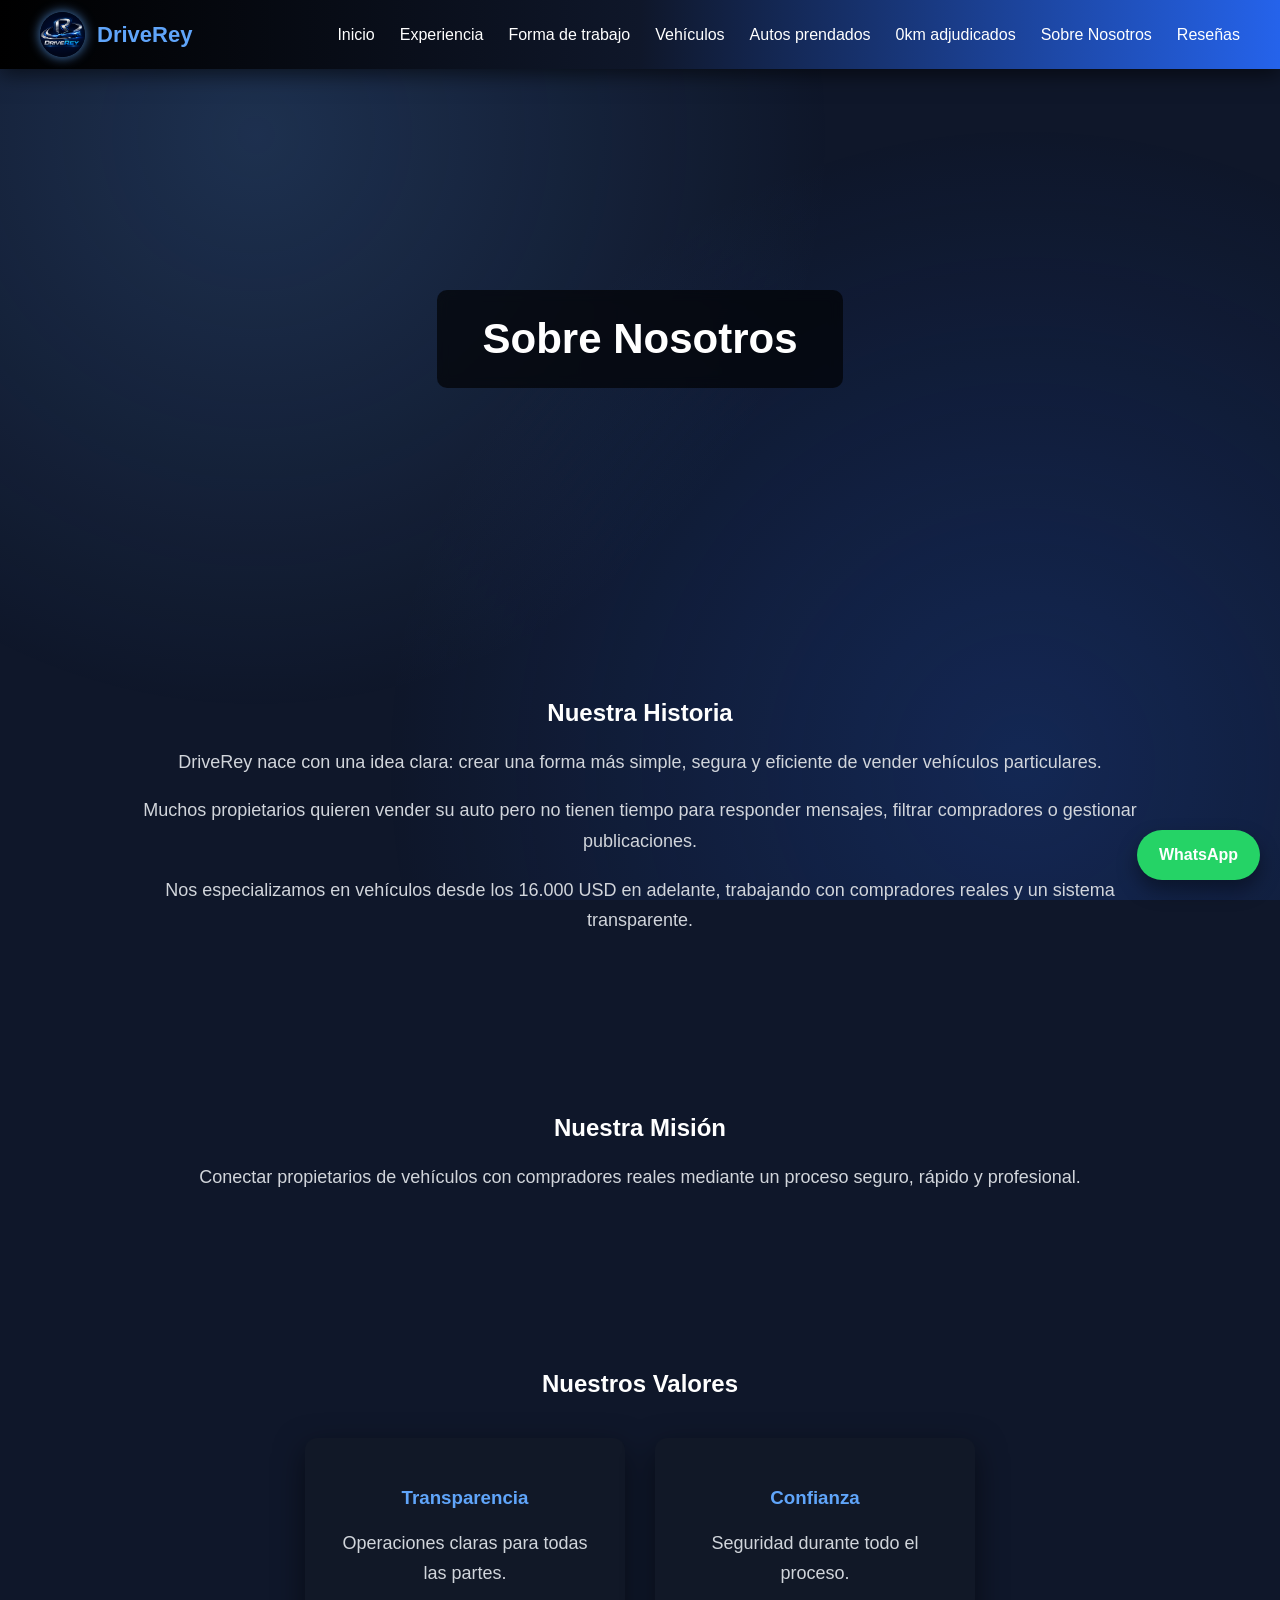
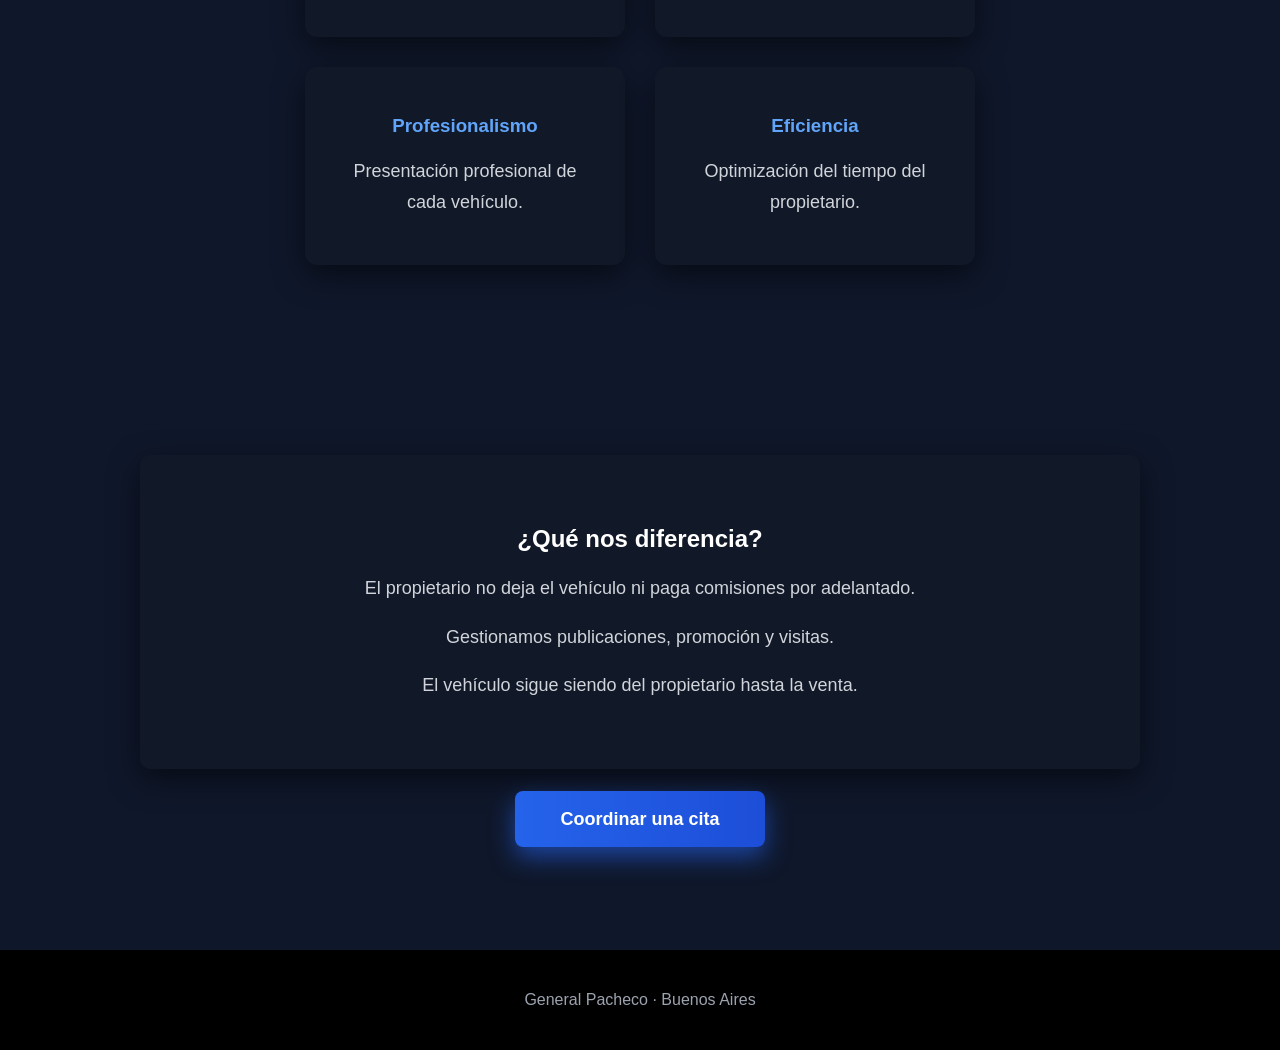
<file: 2sobre-nosotros.html>
<!DOCTYPE html>
<html lang="es">

<head>
<meta charset="UTF-8">
<meta name="viewport" content="width=device-width, initial-scale=1.0">

<title>Sobre Nosotros | DriveRey</title>
<link rel="icon" type="image/x-icon" href="favicon.ico">

<!-- Google Analytics 4 -->
<script async src="https://www.googletagmanager.com/gtag/js?id=G-RSP50Y8H95"></script>
<script>
  window.dataLayer = window.dataLayer || [];
  function gtag(){dataLayer.push(arguments);}
  gtag('js', new Date());
  gtag('config', 'G-RSP50Y8H95');
</script>

<style>
/* ===================== BASE ===================== */
body{
  margin:0;
  font-family:Arial, Helvetica, sans-serif;
  background:#0f172a;
  color:white;
  scroll-behavior:smooth;
}

/* FONDO FIJO CON OVERLAY RADIAL */
body::before{
  content:'';
  position:fixed;
  inset:0;
  background:
    radial-gradient(circle at 20% 15%, rgba(96,165,250,0.18), transparent 45%),
    radial-gradient(circle at 80% 85%, rgba(37,99,235,0.22), transparent 50%);
  z-index:0;
  pointer-events:none;
}

body > *{
  position:relative;
  z-index:1;
}

/* ===================== NAVBAR ===================== */
header{
  background:linear-gradient(90deg,#000000,#0f172a,#2563eb);
  padding:12px 40px;
  display:flex;
  justify-content:center;
  align-items:center;
  position:sticky;
  top:0;
  z-index:1000;
  box-shadow:0 5px 20px rgba(0,0,0,0.6);
}

nav{
  width:100%;
  max-width:1200px;
  display:flex;
  align-items:center;
  justify-content:space-between;
}

/* LOGO */
.logo-area{
  display:flex;
  align-items:center;
  gap:12px;
}

.logo-area img{
  width:45px;
  height:45px;
  border-radius:50%;
  box-shadow:0 0 12px rgba(96,165,250,0.8);
}

.logo-area h1{
  margin:0;
  font-size:22px;
  font-weight:bold;
  color:#60a5fa;
}

/* MENU */
nav ul{
  list-style:none;
  display:flex;
  gap:25px;
  margin:0;
  padding:0;
}

nav a{
  color:white;
  text-decoration:none;
  font-size:16px;
  position:relative;
  transition:0.3s;
}

nav a:hover{
  color:#60a5fa;
}

nav a::after{
  content:'';
  position:absolute;
  width:0%;
  height:2px;
  background:#60a5fa;
  left:0;
  bottom:-5px;
  transition:0.3s;
}

nav a:hover::after{
  width:100%;
}

/* MOBILE TOGGLE */
.menu-toggle{
  display:none;
  font-size:30px;
  cursor:pointer;
}

@media (max-width:768px){
  .menu-toggle{
    display:block;
  }

  nav ul{
    position:absolute;
    top:70px;
    left:0;
    width:100%;
    background:#000;
    flex-direction:column;
    align-items:center;
    display:none;
    padding:20px 0;
  }

  nav ul.active{
    display:flex;
  }

  nav ul li{
    margin:12px 0;
  }
}

/* ===================== HERO ===================== */
.hero{
  height:60vh;
  background-image:url('https://images.unsplash.com/photo-1503376780353-7e6692767b70');
  background-size:cover;
  background-position:center;
  display:flex;
  align-items:center;
  justify-content:center;
  text-align:center;
}

.hero h1{
  font-size:42px;
  background:rgba(0,0,0,0.65);
  padding:25px 45px;
  border-radius:10px;
  backdrop-filter:blur(6px);
}

/* ===================== SECCIONES ===================== */
.section{
  padding:70px 40px;
  max-width:1000px;
  margin:auto;
  text-align:center;
}

.section p{
  line-height:1.7;
  font-size:18px;
  color:#d1d5db;
}

/* VALORES */
.values{
  display:flex;
  flex-wrap:wrap;
  gap:30px;
  justify-content:center;
  margin-top:40px;
}

.value{
  background:#111827;
  padding:30px;
  border-radius:12px;
  width:260px;
  transition:0.3s;
  box-shadow:0 10px 30px rgba(0,0,0,0.5);
}

.value:hover{
  transform:translateY(-8px);
  box-shadow:0 15px 40px rgba(0,0,0,0.7);
}

.value h3{
  color:#60a5fa;
}

/* DIFERENCIA */
.diferencia{
  background:#111827;
  padding:50px 40px;
  margin-top:50px;
  border-radius:10px;
  box-shadow:0 10px 30px rgba(0,0,0,0.5);
}

/* CTA */
.cta{
  margin-top:40px;
}

.cta a{
  background:linear-gradient(90deg,#2563eb,#1d4ed8);
  padding:18px 45px;
  text-decoration:none;
  color:white;
  border-radius:8px;
  font-weight:bold;
  font-size:18px;
  transition:0.3s;
  box-shadow:0 10px 25px rgba(37,99,235,0.6);
}

.cta a:hover{
  transform:scale(1.05);
  box-shadow:0 15px 35px rgba(37,99,235,0.9);
}

/* FOOTER */
footer{
  background:black;
  text-align:center;
  padding:25px;
  margin-top:50px;
  color:#9ca3af;
}

/* ===================== WHATSAPP ===================== */
.whatsapp{
  position:fixed;
  bottom:20px;
  right:20px;
  background:#25D366;
  padding:16px 22px;
  border-radius:50px;
  color:white;
  text-decoration:none;
  font-weight:bold;
  box-shadow:0 10px 20px rgba(0,0,0,0.4);
  transition:0.3s;
  z-index:2000;
}

.whatsapp:hover{
  transform:scale(1.1);
}
</style>

</head>

<body>

<header>
<nav>

  <div class="logo-area">
    <img src="logo.png" alt="DriveRey Logo">
    <h1>DriveRey</h1>
  </div>

  <div class="menu-toggle" onclick="toggleMenu()">☰</div>

  <ul id="menu">
    <li><a href="index.html">Inicio</a></li>
    <li><a href="3experiencia.html">Experiencia</a></li>
    <li><a href="6forma-de-trabajo.html">Forma de trabajo</a></li>
    <li><a href="5vehiculos.html">Vehículos</a></li>
    <li><a href="7autos-prendados.html">Autos prendados</a></li>
    <li><a href="8autos-adjudicados.html">0km adjudicados</a></li>
    <li><a href="2sobre-nosotros.html">Sobre Nosotros</a></li>
    <li><a href="4reseñas.html">Reseñas</a></li>
  </ul>

</nav>
</header>

<section class="hero">
  <h1>Sobre Nosotros</h1>
</section>

<section class="section">
  <h2>Nuestra Historia</h2>
  <p>DriveRey nace con una idea clara: crear una forma más simple, segura y eficiente de vender vehículos particulares.</p>
  <p>Muchos propietarios quieren vender su auto pero no tienen tiempo para responder mensajes, filtrar compradores o gestionar publicaciones.</p>
  <p>Nos especializamos en vehículos desde los 16.000 USD en adelante, trabajando con compradores reales y un sistema transparente.</p>
</section>

<section class="section">
  <h2>Nuestra Misión</h2>
  <p>Conectar propietarios de vehículos con compradores reales mediante un proceso seguro, rápido y profesional.</p>
</section>

<section class="section">
  <h2>Nuestros Valores</h2>
  <div class="values">
    <div class="value"><h3>Transparencia</h3><p>Operaciones claras para todas las partes.</p></div>
    <div class="value"><h3>Confianza</h3><p>Seguridad durante todo el proceso.</p></div>
    <div class="value"><h3>Profesionalismo</h3><p>Presentación profesional de cada vehículo.</p></div>
    <div class="value"><h3>Eficiencia</h3><p>Optimización del tiempo del propietario.</p></div>
  </div>
</section>

<section class="section">
  <div class="diferencia">
    <h2>¿Qué nos diferencia?</h2>
    <p>El propietario no deja el vehículo ni paga comisiones por adelantado.</p>
    <p>Gestionamos publicaciones, promoción y visitas.</p>
    <p>El vehículo sigue siendo del propietario hasta la venta.</p>
  </div>

  <div class="cta">
    <a href="https://wa.me/541123283606?text=Hola,%20quiero%20coordinar%20una%20cita%20con%20DriveRey" onclick="ga4Event('click_whatsapp','CTA Final')" target="_blank">Coordinar una cita</a>
  </div>
</section>

<footer>
  <p>General Pacheco · Buenos Aires</p>
</footer>

<!-- BOTÓN WHATSAPP FIJO -->
<a class="whatsapp" href="https://wa.me/541123283606?text=Hola,%20quiero%20consultar%20sobre%20Sobre%20Nosotros" target="_blank" onclick="ga4Event('click_whatsapp','Botón Fijo')">WhatsApp</a>

<script>
// ===================== TOGGLE MENU MOBILE =====================
function toggleMenu(){
  document.getElementById("menu").classList.toggle("active");
}

// ===================== GA4 EVENT TRACKING =====================
function ga4Event(eventName, label){
  gtag('event', eventName, {
    'page': document.title,
    'content': label
  });
}

// ===================== ANIMACIONES CARDS =====================
document.addEventListener('DOMContentLoaded', () => {
  const cards = document.querySelectorAll('.value');
  const observer = new IntersectionObserver(entries => {
    entries.forEach(entry => {
      if(entry.isIntersecting){
        entry.target.style.transform = 'translateY(0)';
        entry.target.style.opacity = '1';
        observer.unobserve(entry.target);
      }
    });
  }, { threshold: 0.2 });

  cards.forEach(card => {
    card.style.transform = 'translateY(50px)';
    card.style.opacity = '0';
    observer.observe(card);
  });
});
</script>

</body>
</html>
</file>
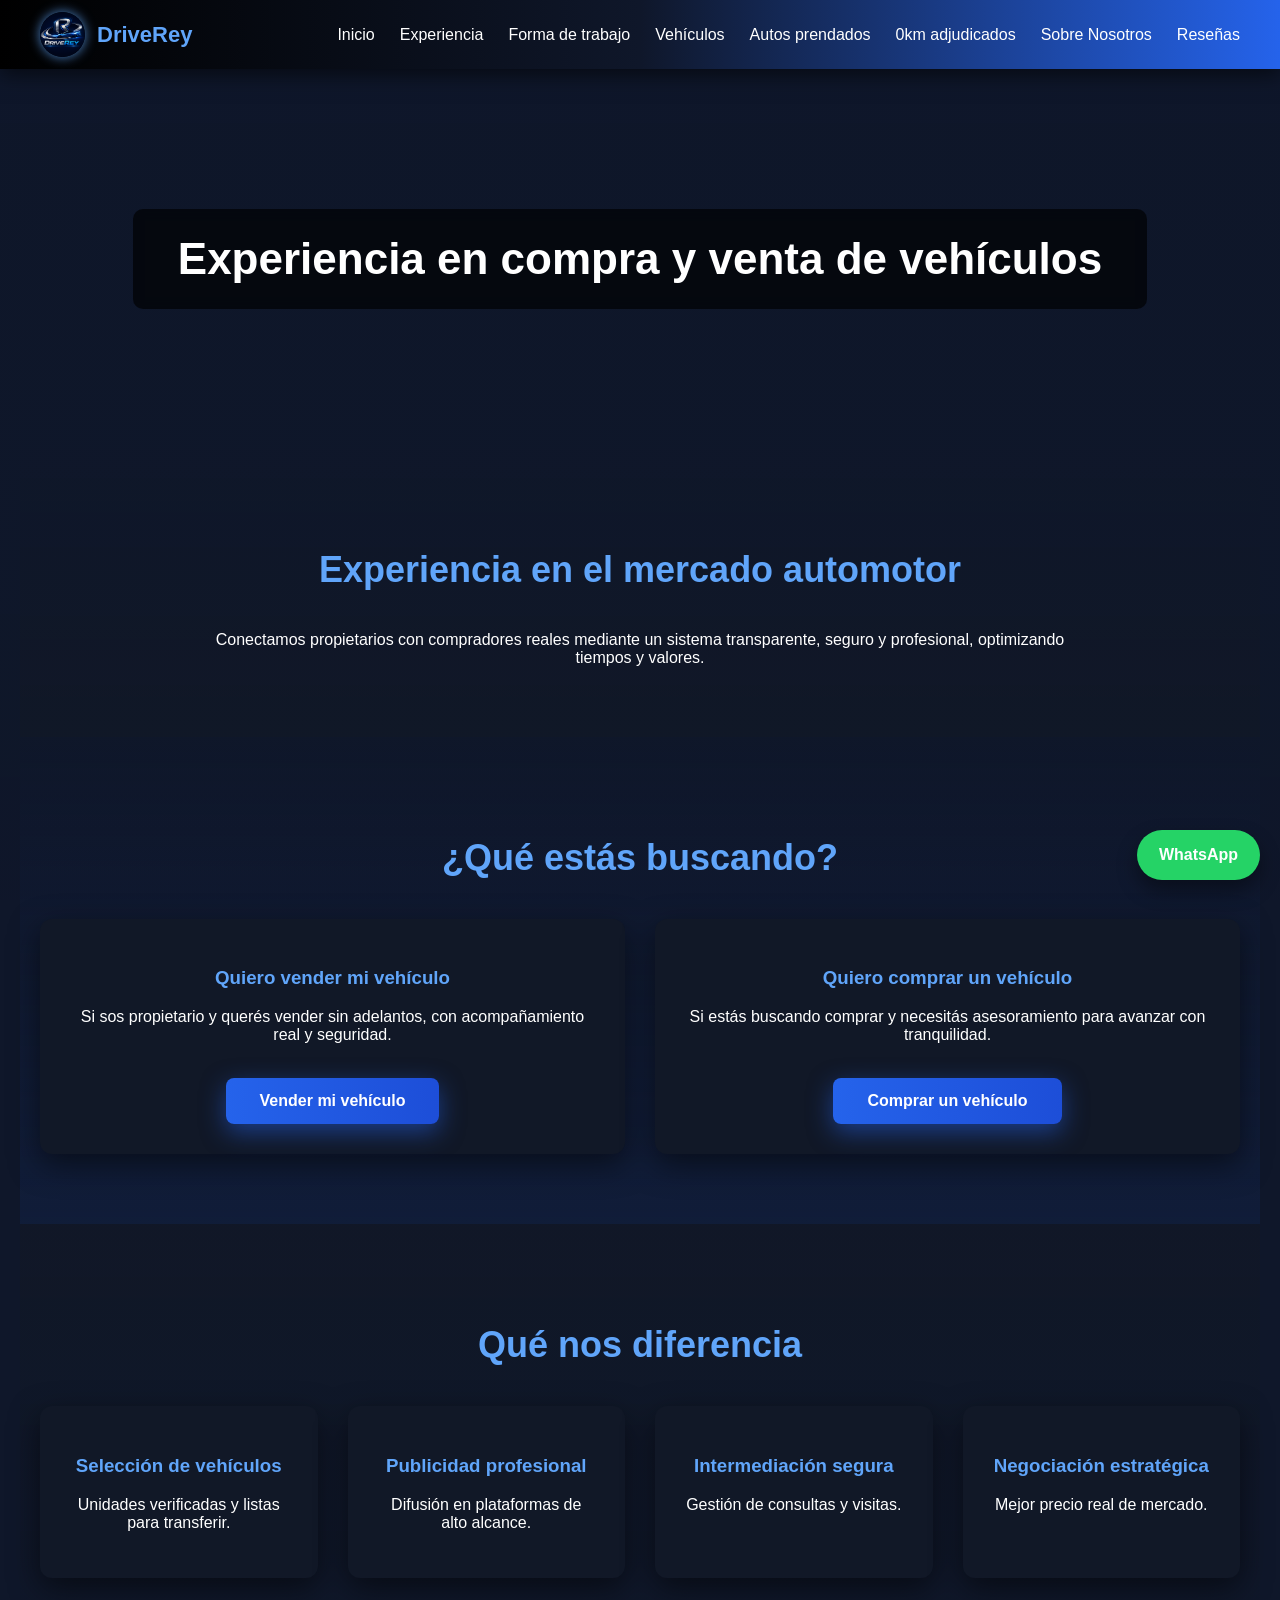
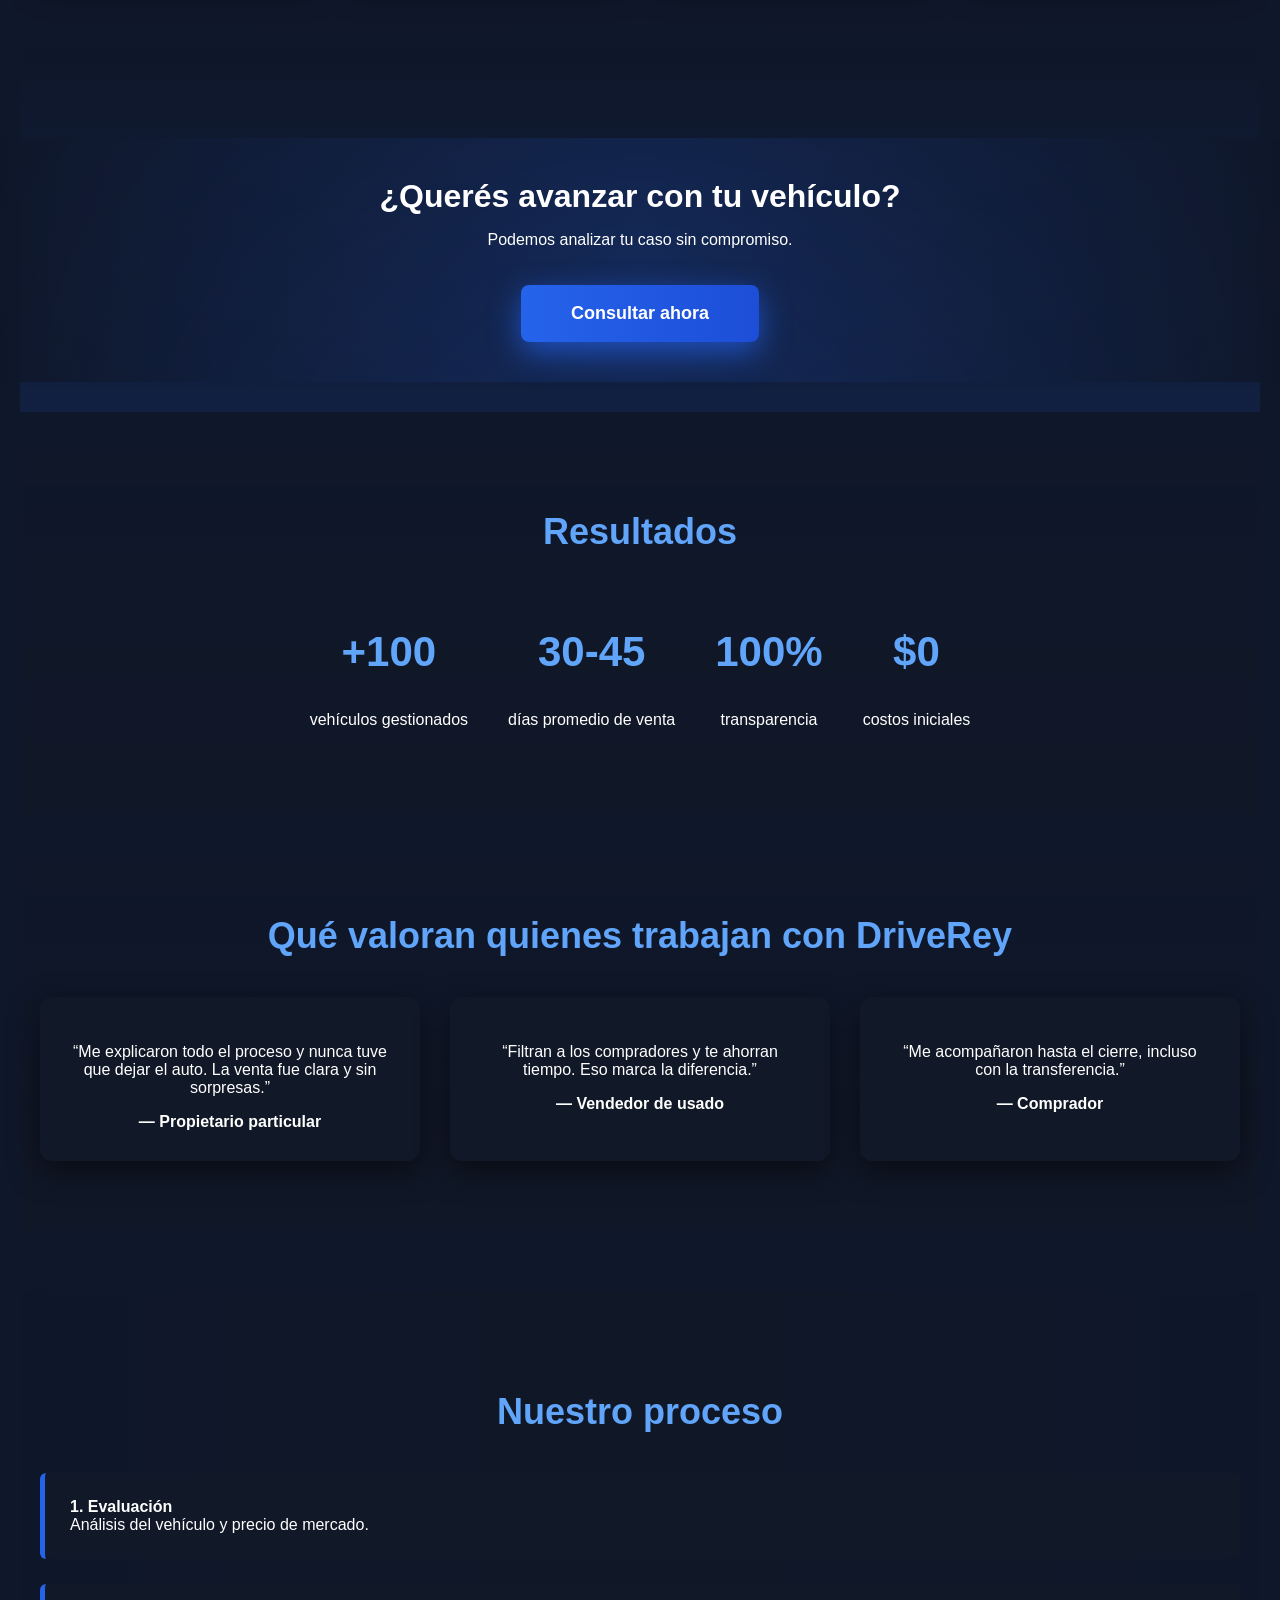
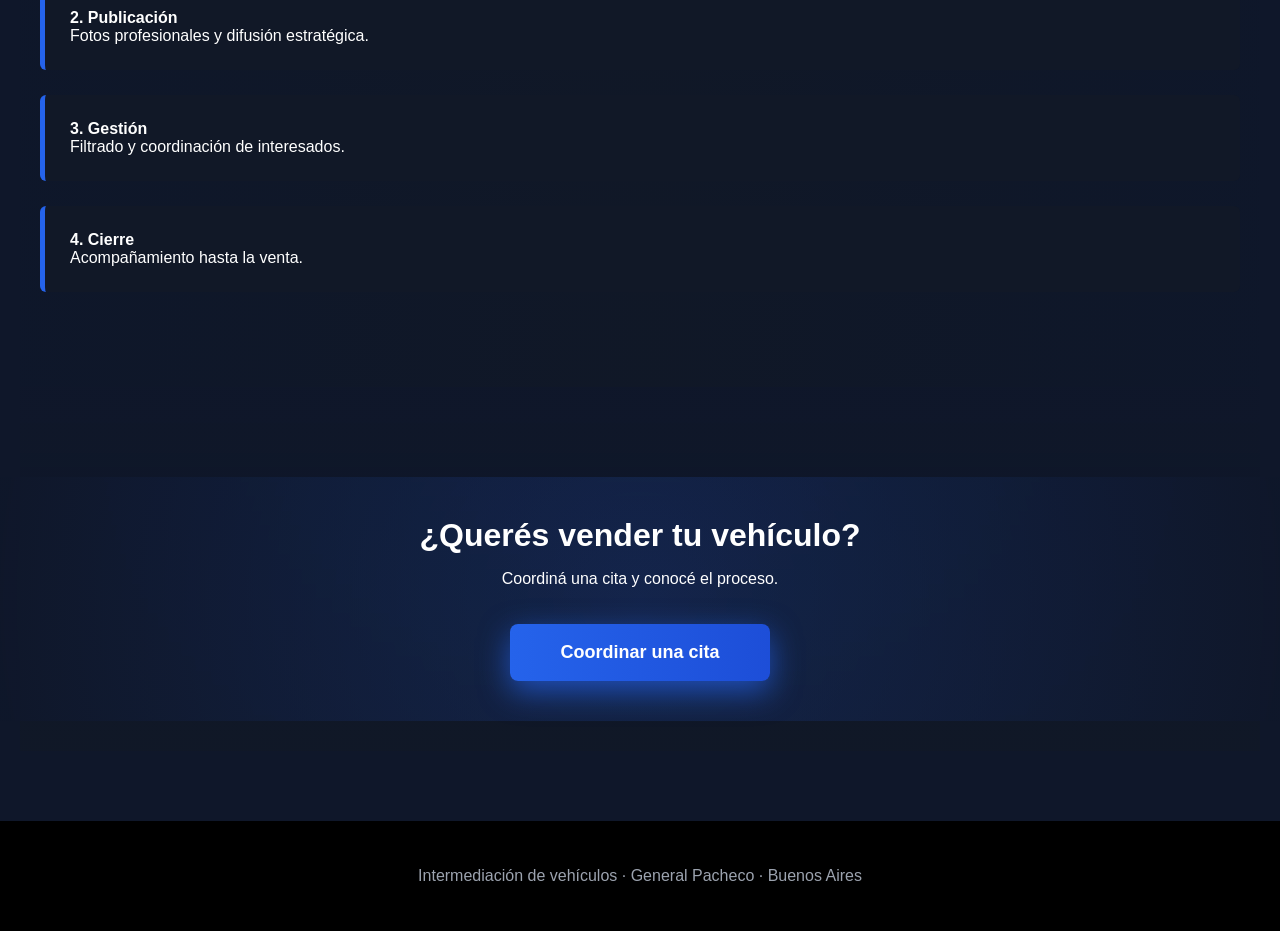
<file: 3experiencia.html>
<!DOCTYPE html>
<html lang="es">

<head>
<meta charset="UTF-8">
<meta name="viewport" content="width=device-width, initial-scale=1.0">

<title>Experiencia | DriveRey</title>
<link rel="icon" type="image/x-icon" href="favicon.ico">

<style>

/* =====================
   BASE
===================== */
body{
  margin:0;
  font-family:Arial, Helvetica, sans-serif;
  background:#0f172a;
  color:white;
  position:relative;
  overflow-x:hidden;
}

/* =====================
   FONDO GLOBAL COMBINADO (AGREGADO)
===================== */
body::before{
  content:"";
  position:fixed;
  top:0;
  left:0;
  width:100%;
  height:100%;
  background:
    linear-gradient(
      rgba(15,23,42,0.88),
      rgba(15,23,42,0.92)
    ),
    url("https://images.unsplash.com/photo-1493238792000-8113da705763");
  background-size:cover;
  background-position:center;
  background-repeat:no-repeat;
  z-index:-3;
}

/* =====================
   FONDOS CONTEXTUALES POR SECCIÓN (AGREGADO)
===================== */
.container{
  position:relative;
  z-index:1;
}

.container::before{
  content:"";
  position:absolute;
  inset:0;
  background:linear-gradient(
    180deg,
    rgba(15,23,42,0.85),
    rgba(17,24,39,0.95)
  );
  z-index:-1;
}

/* Variación sutil por bloque */
.container:nth-of-type(2)::before{
  background:linear-gradient(
    180deg,
    rgba(15,23,42,0.78),
    rgba(37,99,235,0.08)
  );
}

.container:nth-of-type(3)::before{
  background:linear-gradient(
    180deg,
    rgba(17,24,39,0.92),
    rgba(15,23,42,1)
  );
}

.container:nth-of-type(4)::before{
  background:linear-gradient(
    180deg,
    rgba(15,23,42,0.85),
    rgba(37,99,235,0.12)
  );
}

.container.process::before{
  background:linear-gradient(
    90deg,
    rgba(15,23,42,0.95),
    rgba(17,24,39,0.95),
    rgba(15,23,42,0.95)
  );
}

/* Refuerzo visual CTA */
.container .cta{
  position:relative;
  z-index:1;
}

.container .cta::before{
  content:"";
  position:absolute;
  inset:-40px;
  background:radial-gradient(
    circle at center,
    rgba(37,99,235,0.18),
    rgba(15,23,42,0.95)
  );
  z-index:-1;
}

/* =====================
   NAVBAR (MAESTRA)
===================== */
header{
  background:linear-gradient(90deg,#000000,#0f172a,#2563eb);
  padding:12px 40px;
  display:flex;
  justify-content:center;
  align-items:center;
  position:sticky;
  top:0;
  z-index:1000;
  box-shadow:0 5px 20px rgba(0,0,0,0.6);
}

nav{
  width:100%;
  max-width:1200px;
  display:flex;
  align-items:center;
  justify-content:space-between;
}

.logo-area{
  display:flex;
  align-items:center;
  gap:12px;
}

.logo-area img{
  width:45px;
  height:45px;
  border-radius:50%;
  box-shadow:0 0 12px rgba(96,165,250,0.8);
}

.logo-area h1{
  margin:0;
  font-size:22px;
  font-weight:bold;
  color:#60a5fa;
}

nav ul{
  list-style:none;
  display:flex;
  gap:25px;
  margin:0;
  padding:0;
}

nav a{
  color:white;
  text-decoration:none;
  font-size:16px;
  position:relative;
  transition:0.3s;
}

nav a:hover{
  color:#60a5fa;
}

nav a::after{
  content:'';
  position:absolute;
  width:0%;
  height:2px;
  background:#60a5fa;
  left:0;
  bottom:-5px;
  transition:0.3s;
}

nav a:hover::after{
  width:100%;
}

/* =====================
   HERO
===================== */
.hero{
  height:380px;
  background-image:url('https://images.unsplash.com/photo-1503376780353-7e6692767b70');
  background-size:cover;
  background-position:center;
  display:flex;
  align-items:center;
  justify-content:center;
  text-align:center;
}

.hero h1{
  font-size:44px;
  background:rgba(0,0,0,0.65);
  padding:25px 45px;
  border-radius:10px;
  backdrop-filter:blur(5px);
}

/* =====================
   CONTENIDO
===================== */
.container{
  max-width:1200px;
  margin:auto;
  padding:70px 20px;
}

.section-title{
  text-align:center;
  font-size:36px;
  margin-bottom:40px;
  color:#60a5fa;
}

/* GRID */
.grid{
  display:grid;
  grid-template-columns:repeat(auto-fit,minmax(250px,1fr));
  gap:30px;
}

/* CARDS */
.card{
  background:#111827;
  padding:30px;
  border-radius:12px;
  text-align:center;
  transition:0.3s;
  box-shadow:0 10px 30px rgba(0,0,0,0.5);
}

.card:hover{
  transform:translateY(-8px);
  box-shadow:0 15px 40px rgba(0,0,0,0.7);
}

.card h3{
  color:#60a5fa;
}

/* STATS */
.stats{
  display:flex;
  justify-content:center;
  flex-wrap:wrap;
  gap:40px;
  margin-top:40px;
}

.stat{
  text-align:center;
}

.stat h2{
  font-size:42px;
  color:#60a5fa;
}

/* PROCESO */
.process{
  margin-top:60px;
}

.step{
  margin-bottom:25px;
  padding:25px;
  background:#111827;
  border-left:5px solid #2563eb;
  border-radius:6px;
}

/* CTA */
.cta{
  text-align:center;
  margin-top:60px;
}

.cta h2{
  font-size:32px;
  margin-bottom:10px;
}

.cta a{
  display:inline-block;
  margin-top:20px;
  background:linear-gradient(90deg,#2563eb,#1d4ed8);
  padding:18px 50px;
  color:white;
  text-decoration:none;
  font-size:18px;
  font-weight:bold;
  border-radius:8px;
  transition:0.3s;
  box-shadow:0 10px 30px rgba(37,99,235,0.7);
}

/* FOOTER */
footer{
  background:black;
  text-align:center;
  padding:30px;
  margin-top:70px;
  color:#9ca3af;
}

/* WHATSAPP */
.whatsapp{
  position:fixed;
  bottom:20px;
  right:20px;
  background:#25D366;
  padding:16px 22px;
  border-radius:50px;
  color:white;
  text-decoration:none;
  font-weight:bold;
  box-shadow:0 10px 20px rgba(0,0,0,0.4);
  transition:0.3s;
  z-index:2000;
}

.whatsapp:hover{
  transform:scale(1.1);
}

.menu-toggle{
  display:none;
  font-size:30px;
  cursor:pointer;
}

@media (max-width:768px){
  .menu-toggle{display:block;}
  nav ul{
    position:absolute;
    top:70px;
    left:0;
    width:100%;
    background:#000;
    flex-direction:column;
    align-items:center;
    display:none;
    padding:20px 0;
  }
  nav ul.active{display:flex;}
  nav ul li{margin:12px 0;}
}

/* =====================
BOTONES DOBLE INTENCIÓN
===================== */

.cta-link{
  display:inline-block;
  margin-top:18px;
  padding:14px 34px;
  background:linear-gradient(90deg,#2563eb,#1d4ed8);
  color:white;
  text-decoration:none;
  font-weight:bold;
  border-radius:8px;
  transition:0.3s;
  box-shadow:0 8px 25px rgba(37,99,235,0.5);
}

.cta-link:hover{
  transform:scale(1.05);
  box-shadow:0 12px 35px rgba(37,99,235,0.7);
}

</style>

<!-- GOOGLE ANALYTICS 4 -->
<script async src="https://www.googletagmanager.com/gtag/js?id=G-RSP50Y8H95"></script>
<script>
window.dataLayer = window.dataLayer || [];
function gtag(){dataLayer.push(arguments);}
gtag('js', new Date());
gtag('config', 'G-RSP50Y8H95');
</script>

</head>

<body>

<header>
<nav>

  <div class="logo-area">
    <img src="logo.png" alt="DriveRey Logo">
    <h1>DriveRey</h1>
  </div>

  <div class="menu-toggle" onclick="toggleMenu()">☰</div>

  <ul id="menu">
    <li><a href="index.html">Inicio</a></li>
    <li><a href="3experiencia.html">Experiencia</a></li>
    <li><a href="6forma-de-trabajo.html">Forma de trabajo</a></li>
    <li><a href="5vehiculos.html">Vehículos</a></li>
    <li><a href="7autos-prendados.html">Autos prendados</a></li>
    <li><a href="8autos-adjudicados.html">0km adjudicados</a></li>
    <li><a href="2sobre-nosotros.html">Sobre Nosotros</a></li>
    <li><a href="4reseñas.html">Reseñas</a></li>
  </ul>

</nav>
</header>

<section class="hero">
  <h1>Experiencia en compra y venta de vehículos</h1>
</section>

<div class="container">
  <h2 class="section-title">Experiencia en el mercado automotor</h2>
  <p style="text-align:center;max-width:900px;margin:auto;">
    Conectamos propietarios con compradores reales mediante un sistema
    transparente, seguro y profesional, optimizando tiempos y valores.
  </p>
</div>

<div class="container">

  <h2 class="section-title">¿Qué estás buscando?</h2>

  <div class="grid">

    <div class="card">
      <h3>Quiero vender mi vehículo</h3>
      <p>
        Si sos propietario y querés vender sin adelantos,
        con acompañamiento real y seguridad.
      </p>
      <a href="https://wa.me/541123283606" class="cta-link">
        Vender mi vehículo
      </a>
    </div>

    <div class="card">
      <h3>Quiero comprar un vehículo</h3>
      <p>
        Si estás buscando comprar y necesitás asesoramiento
        para avanzar con tranquilidad.
      </p>
      <a href="https://wa.me/541123283606" class="cta-link">
        Comprar un vehículo
      </a>
    </div>

  </div>

</div>

<div class="container">
  <h2 class="section-title">Qué nos diferencia</h2>

  <div class="grid">
    <div class="card"><h3>Selección de vehículos</h3><p>Unidades verificadas y listas para transferir.</p></div>
    <div class="card"><h3>Publicidad profesional</h3><p>Difusión en plataformas de alto alcance.</p></div>
    <div class="card"><h3>Intermediación segura</h3><p>Gestión de consultas y visitas.</p></div>
    <div class="card"><h3>Negociación estratégica</h3><p>Mejor precio real de mercado.</p></div>
  </div>
</div>

<div class="container">
  <div class="cta">
    <h2>¿Querés avanzar con tu vehículo?</h2>
    <p>Podemos analizar tu caso sin compromiso.</p>
    <a href="https://wa.me/541123283606">Consultar ahora</a>
  </div>
</div>

<div class="container">
  <h2 class="section-title">Resultados</h2>

  <div class="stats">
    <div class="stat"><h2>+100</h2><p>vehículos gestionados</p></div>
    <div class="stat"><h2>30-45</h2><p>días promedio de venta</p></div>
    <div class="stat"><h2>100%</h2><p>transparencia</p></div>
    <div class="stat"><h2>$0</h2><p>costos iniciales</p></div>
  </div>
</div>

<div class="container">

  <h2 class="section-title">Qué valoran quienes trabajan con DriveRey</h2>

  <div class="grid">

    <div class="card">
      <p>
        “Me explicaron todo el proceso y nunca tuve que dejar el auto.
        La venta fue clara y sin sorpresas.”
      </p>
      <strong>— Propietario particular</strong>
    </div>

    <div class="card">
      <p>
        “Filtran a los compradores y te ahorran tiempo.
        Eso marca la diferencia.”
      </p>
      <strong>— Vendedor de usado</strong>
    </div>

    <div class="card">
      <p>
        “Me acompañaron hasta el cierre, incluso con la transferencia.”
      </p>
      <strong>— Comprador</strong>
    </div>

  </div>

</div>

<div class="container process">
  <h2 class="section-title">Nuestro proceso</h2>

  <div class="step"><strong>1. Evaluación</strong><br>Análisis del vehículo y precio de mercado.</div>
  <div class="step"><strong>2. Publicación</strong><br>Fotos profesionales y difusión estratégica.</div>
  <div class="step"><strong>3. Gestión</strong><br>Filtrado y coordinación de interesados.</div>
  <div class="step"><strong>4. Cierre</strong><br>Acompañamiento hasta la venta.</div>
</div>

<div class="container">
  <div class="cta">
    <h2>¿Querés vender tu vehículo?</h2>
    <p>Coordiná una cita y conocé el proceso.</p>
    <a href="https://wa.me/541123283606">Coordinar una cita</a>
  </div>
</div>

<footer>
  <p>Intermediación de vehículos · General Pacheco · Buenos Aires</p>
</footer>

<a class="whatsapp" href="https://wa.me/541123283606">WhatsApp</a>

<script>
function toggleMenu(){
  document.getElementById("menu").classList.toggle("active");
}
</script>

<!-- TRACKING WHATSAPP + EVENTOS GA -->
<script>
document.addEventListener("DOMContentLoaded", function(){

  const telefono = "541123283606";

  function enviarWhatsapp(mensaje, evento, seccion, intencion, tipo){
    gtag('event', evento, {
      page_name: "experiencia",
      section: seccion,
      intention: intencion,
      query_type: tipo
    });
    window.open(
      "https://wa.me/" + telefono + "?text=" + encodeURIComponent(mensaje),
      "_blank"
    );
  }

  document.querySelector(".whatsapp").addEventListener("click", function(e){
    e.preventDefault();
    enviarWhatsapp(
      "Hola, vengo de la página de DriveRey y quiero recibir asesoramiento.",
      "whatsapp_click",
      "whatsapp_flotante",
      "consulta_general",
      "asesoramiento"
    );
  });

  document.querySelector(".cta a").addEventListener("click", function(e){
    e.preventDefault();
    enviarWhatsapp(
      "Hola, vengo de la sección Experiencia y quiero vender mi vehículo.",
      "cta_experiencia_click",
      "cta_experiencia",
      "vender_vehiculo",
      "primer_contacto"
    );
  });

});
</script>

</body>
</html>
</file>
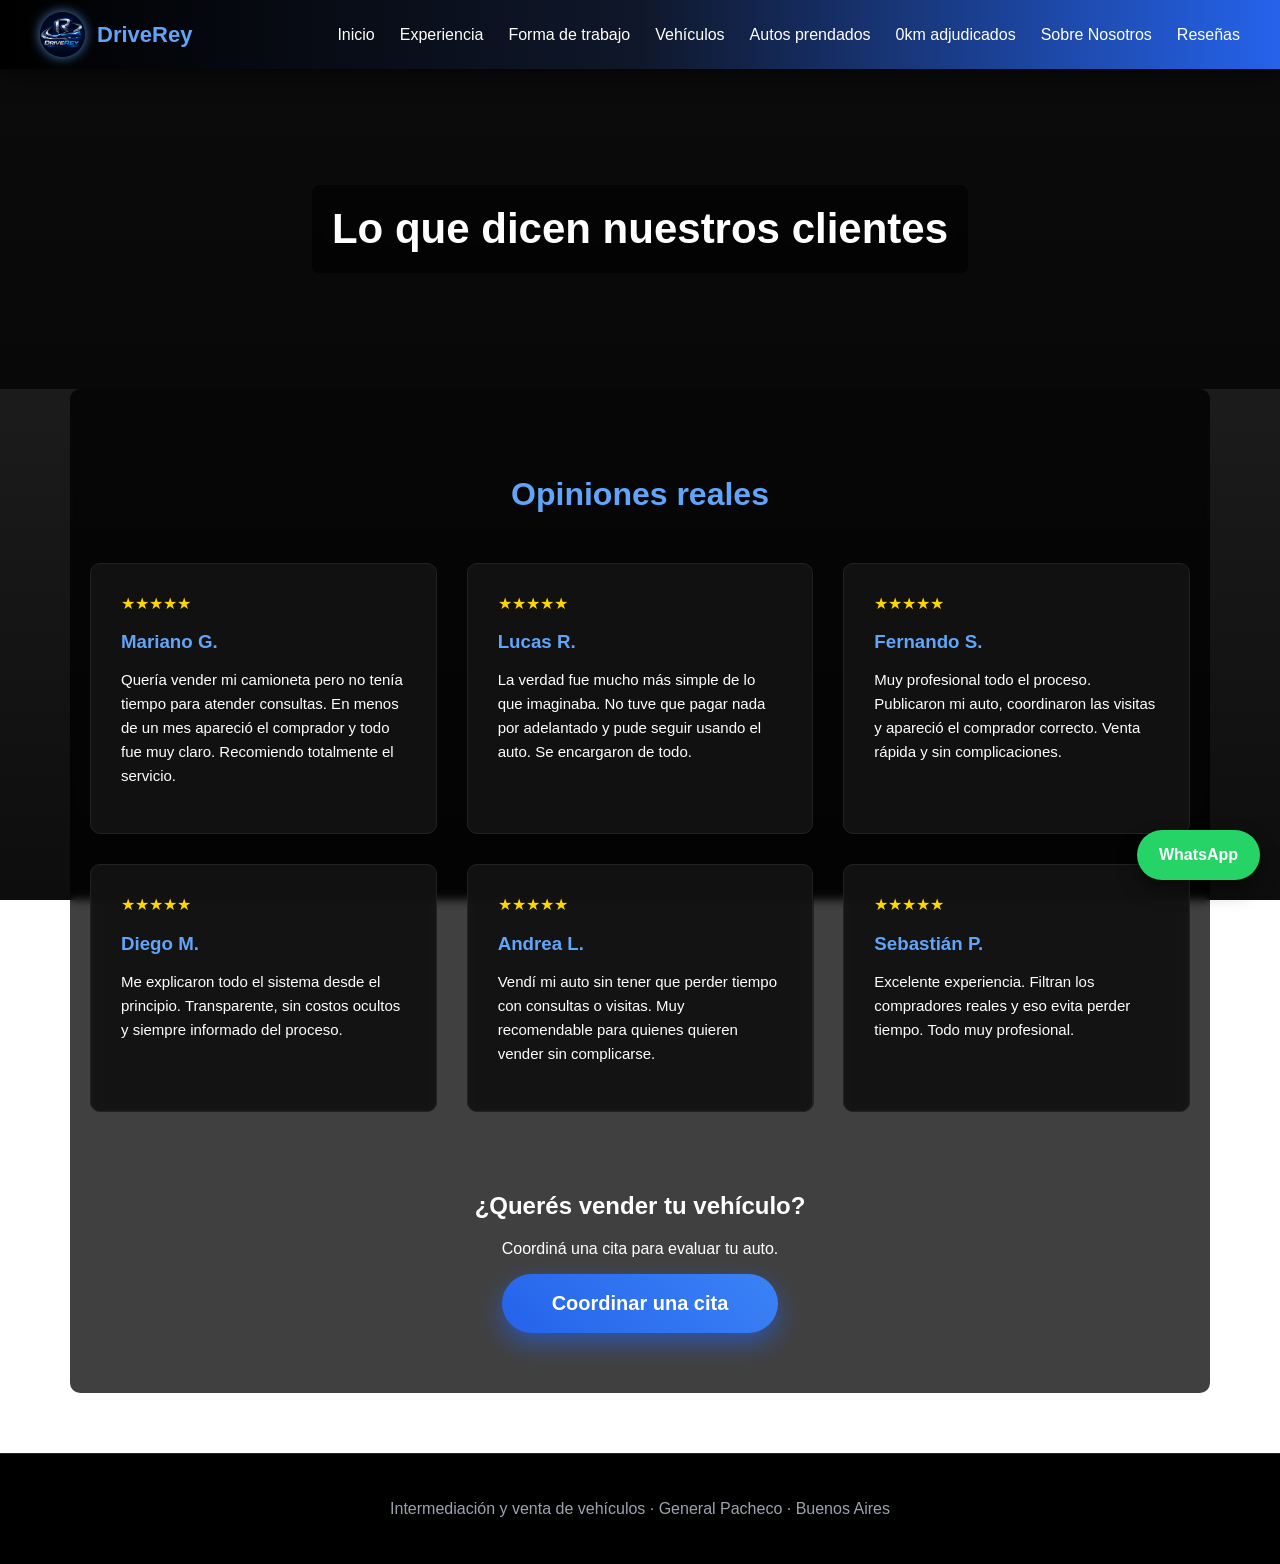
<file: 4reseñas.html>
<!DOCTYPE html>
<html lang="es">

<head>

<meta charset="UTF-8">
<meta name="viewport" content="width=device-width, initial-scale=1.0">

<title>Reseñas de Clientes | DriveRey</title>
<link rel="icon" type="image/x-icon" href="favicon.ico">

<!-- ===================== GOOGLE ANALYTICS GA4 ===================== -->
<script async src="https://www.googletagmanager.com/gtag/js?id=G-RSP50Y8H95"></script>
<script>
  window.dataLayer = window.dataLayer || [];
  function gtag(){dataLayer.push(arguments);}
  gtag('js', new Date());
  gtag('config', 'G-RSP50Y8H95');
</script>

<style>

/* ===================== BASE ===================== */
body{
margin:0;
font-family:Arial, Helvetica, sans-serif;
color:white;

background-image:
linear-gradient(rgba(0,0,0,0.85), rgba(0,0,0,0.95)),
url("https://images.unsplash.com/photo-1503376780353-7e6692767b70");

background-size:cover;
background-position:center;
background-attachment:fixed;
scroll-behavior:smooth;
overflow-x:hidden;
}

/* ===================== NAVBAR (MAESTRA) ===================== */
header{
background:linear-gradient(90deg,#000000,#0f172a,#2563eb);
padding:12px 40px;
display:flex;
justify-content:center;
align-items:center;
position:sticky;
top:0;
z-index:1000;
box-shadow:0 5px 20px rgba(0,0,0,0.6);
}

nav{
width:100%;
max-width:1200px;
display:flex;
align-items:center;
justify-content:space-between;
}

.logo-area{
display:flex;
align-items:center;
gap:12px;
}

.logo-area img{
width:45px;
height:45px;
border-radius:50%;
box-shadow:0 0 12px rgba(96,165,250,0.8);
}

.logo-area h1{
margin:0;
font-size:22px;
font-weight:bold;
color:#60a5fa;
}

nav ul{
list-style:none;
display:flex;
gap:25px;
margin:0;
padding:0;
}

nav a{
color:white;
text-decoration:none;
font-size:16px;
position:relative;
transition:0.3s;
}

nav a:hover{
color:#60a5fa;
}

nav a::after{
content:'';
position:absolute;
width:0%;
height:2px;
background:#60a5fa;
left:0;
bottom:-5px;
transition:0.3s;
}

nav a:hover::after{
width:100%;
}

.menu-toggle{
  display:none;
  font-size:30px;
  cursor:pointer;
}

@media (max-width:768px){
  .menu-toggle{display:block;}
  nav ul{
    position:absolute;
    top:70px;
    left:0;
    width:100%;
    background:#000;
    flex-direction:column;
    align-items:center;
    display:none;
    padding:20px 0;
  }
  nav ul.active{display:flex;}
  nav ul li{margin:12px 0;}
}

/* ===================== HERO ===================== */
.hero{
height:320px;
background-image:
linear-gradient(rgba(0,0,0,0.7), rgba(0,0,0,0.7)),
url('https://images.unsplash.com/photo-1549921296-3a6b7f7b53f1');
background-size:cover;
background-position:center;
display:flex;
align-items:center;
justify-content:center;
text-align:center;
}

.hero h1{
font-size:42px;
padding:20px;
border-radius:8px;
background:rgba(0,0,0,0.6);
backdrop-filter:blur(5px);
}

/* ===================== CONTAINER ===================== */
.container{
max-width:1100px;
margin:auto;
padding:60px 20px;
background:rgba(0,0,0,0.75);
border-radius:10px;
backdrop-filter:blur(5px);
}

/* ===================== SECCION TITULO ===================== */
.section-title{
text-align:center;
font-size:32px;
margin-bottom:50px;
color:#60a5fa;
}

/* ===================== RESEÑAS GRID ===================== */
.grid{
display:grid;
grid-template-columns:repeat(auto-fit,minmax(280px,1fr));
gap:30px;
}

.review{
background:rgba(20,20,20,0.85);
padding:30px;
border-radius:10px;
border:1px solid #222;
transition:0.3s;
backdrop-filter:blur(4px);
opacity:0;
transform:translateY(50px);
}

.review:hover{
transform:translateY(-5px);
border:1px solid #60a5fa;
}

.review h3{
color:#60a5fa;
margin-bottom:10px;
}

.review p{
font-size:15px;
line-height:1.6;
}

.stars{
color:#ffd700;
margin-bottom:10px;
}

/* ===================== CTA ===================== */
.cta{
text-align:center;
margin-top:80px;
}

.cta a{
display:inline-block;
background:linear-gradient(45deg,#2563eb,#3b82f6);
color:white;
padding:18px 50px;
text-decoration:none;
border-radius:40px;
font-weight:bold;
font-size:20px;
box-shadow:0 10px 25px rgba(37,99,235,0.6);
transition:0.3s;
}

.cta a:hover{
transform:scale(1.08);
box-shadow:0 15px 35px rgba(37,99,235,0.9);
}

/* ===================== FOOTER ===================== */
footer{
background:#000;
text-align:center;
padding:30px;
margin-top:60px;
border-top:1px solid #222;
color:#9ca3af;
}

/* ===================== BOTON WHATSAPP FIJO ===================== */
.whatsapp{
position:fixed;
bottom:20px;
right:20px;
background:#25D366;
padding:16px 22px;
border-radius:50px;
color:white;
text-decoration:none;
font-weight:bold;
box-shadow:0 10px 20px rgba(0,0,0,0.4);
transition:0.3s;
z-index:2000;
}

.whatsapp:hover{transform:scale(1.1);}

</style>

</head>

<body>

<!-- ===================== HEADER ===================== -->
<header>
<nav>
  <div class="logo-area">
    <img src="logo.png" alt="DriveRey Logo">
    <h1>DriveRey</h1>
  </div>

  <div class="menu-toggle" onclick="toggleMenu()">☰</div>

  <ul id="menu">
    <li><a href="index.html">Inicio</a></li>
    <li><a href="3experiencia.html">Experiencia</a></li>
    <li><a href="6forma-de-trabajo.html">Forma de trabajo</a></li>
    <li><a href="5vehiculos.html">Vehículos</a></li>
    <li><a href="7autos-prendados.html">Autos prendados</a></li>
    <li><a href="8autos-adjudicados.html">0km adjudicados</a></li>
    <li><a href="2sobre-nosotros.html">Sobre Nosotros</a></li>
    <li><a href="4reseñas.html">Reseñas</a></li>
  </ul>
</nav>
</header>

<!-- ===================== HERO ===================== -->
<section class="hero">
<h1>Lo que dicen nuestros clientes</h1>
</section>

<!-- ===================== CONTAINER PRINCIPAL ===================== -->
<div class="container">

<h2 class="section-title">Opiniones reales</h2>

<div class="grid">

<div class="review">
<div class="stars">★★★★★</div>
<h3>Mariano G.</h3>
<p>
Quería vender mi camioneta pero no tenía tiempo para atender consultas.
En menos de un mes apareció el comprador y todo fue muy claro.
Recomiendo totalmente el servicio.
</p>
</div>

<div class="review">
<div class="stars">★★★★★</div>
<h3>Lucas R.</h3>
<p>
La verdad fue mucho más simple de lo que imaginaba.
No tuve que pagar nada por adelantado y pude seguir usando el auto.
Se encargaron de todo.
</p>
</div>

<div class="review">
<div class="stars">★★★★★</div>
<h3>Fernando S.</h3>
<p>
Muy profesional todo el proceso.
Publicaron mi auto, coordinaron las visitas y apareció el comprador correcto.
Venta rápida y sin complicaciones.
</p>
</div>

<div class="review">
<div class="stars">★★★★★</div>
<h3>Diego M.</h3>
<p>
Me explicaron todo el sistema desde el principio.
Transparente, sin costos ocultos y siempre informado del proceso.
</p>
</div>

<div class="review">
<div class="stars">★★★★★</div>
<h3>Andrea L.</h3>
<p>
Vendí mi auto sin tener que perder tiempo con consultas o visitas.
Muy recomendable para quienes quieren vender sin complicarse.
</p>
</div>

<div class="review">
<div class="stars">★★★★★</div>
<h3>Sebastián P.</h3>
<p>
Excelente experiencia.
Filtran los compradores reales y eso evita perder tiempo.
Todo muy profesional.
</p>
</div>

</div>

<!-- ===================== CTA FINAL ===================== -->
<div class="cta">
<h2>¿Querés vender tu vehículo?</h2>
<p>Coordiná una cita para evaluar tu auto.</p>
<a href="https://wa.me/541123283606?text=Hola,%20quiero%20consultar%20sobre%20Reseñas" target="_blank" onclick="ga4Event('click_whatsapp','CTA Reseñas')">Coordinar una cita</a>
</div>

</div>

<!-- ===================== FOOTER ===================== -->
<footer>
<p>Intermediación y venta de vehículos · General Pacheco · Buenos Aires</p>
</footer>

<!-- ===================== BOTON WHATSAPP FIJO ===================== -->
<a class="whatsapp" href="https://wa.me/541123283606?text=Hola,%20quiero%20consultar%20sobre%20Reseñas" target="_blank" onclick="ga4Event('click_whatsapp','Botón Fijo')">WhatsApp</a>

<script>
// ===================== TOGGLE MENU =====================
function toggleMenu(){
  document.getElementById("menu").classList.toggle("active");
}

// ===================== GA4 EVENT TRACKING =====================
function ga4Event(eventName,label){
  gtag('event',eventName,{
    'page':document.title,
    'content':label
  });
}

// ===================== ANIMACIÓN REVIEWS =====================
document.addEventListener('DOMContentLoaded',()=>{
const reviews=document.querySelectorAll('.review');
const observer=new IntersectionObserver(entries=>{
entries.forEach(entry=>{
if(entry.isIntersecting){
entry.target.style.transform='translateY(0)';
entry.target.style.opacity='1';
observer.unobserve(entry.target);
}
});
},{threshold:0.2});

reviews.forEach(r=>{
r.style.opacity='0';
r.style.transform='translateY(50px)';
observer.observe(r);
});
});
</script>

</body>
</html>
</file>
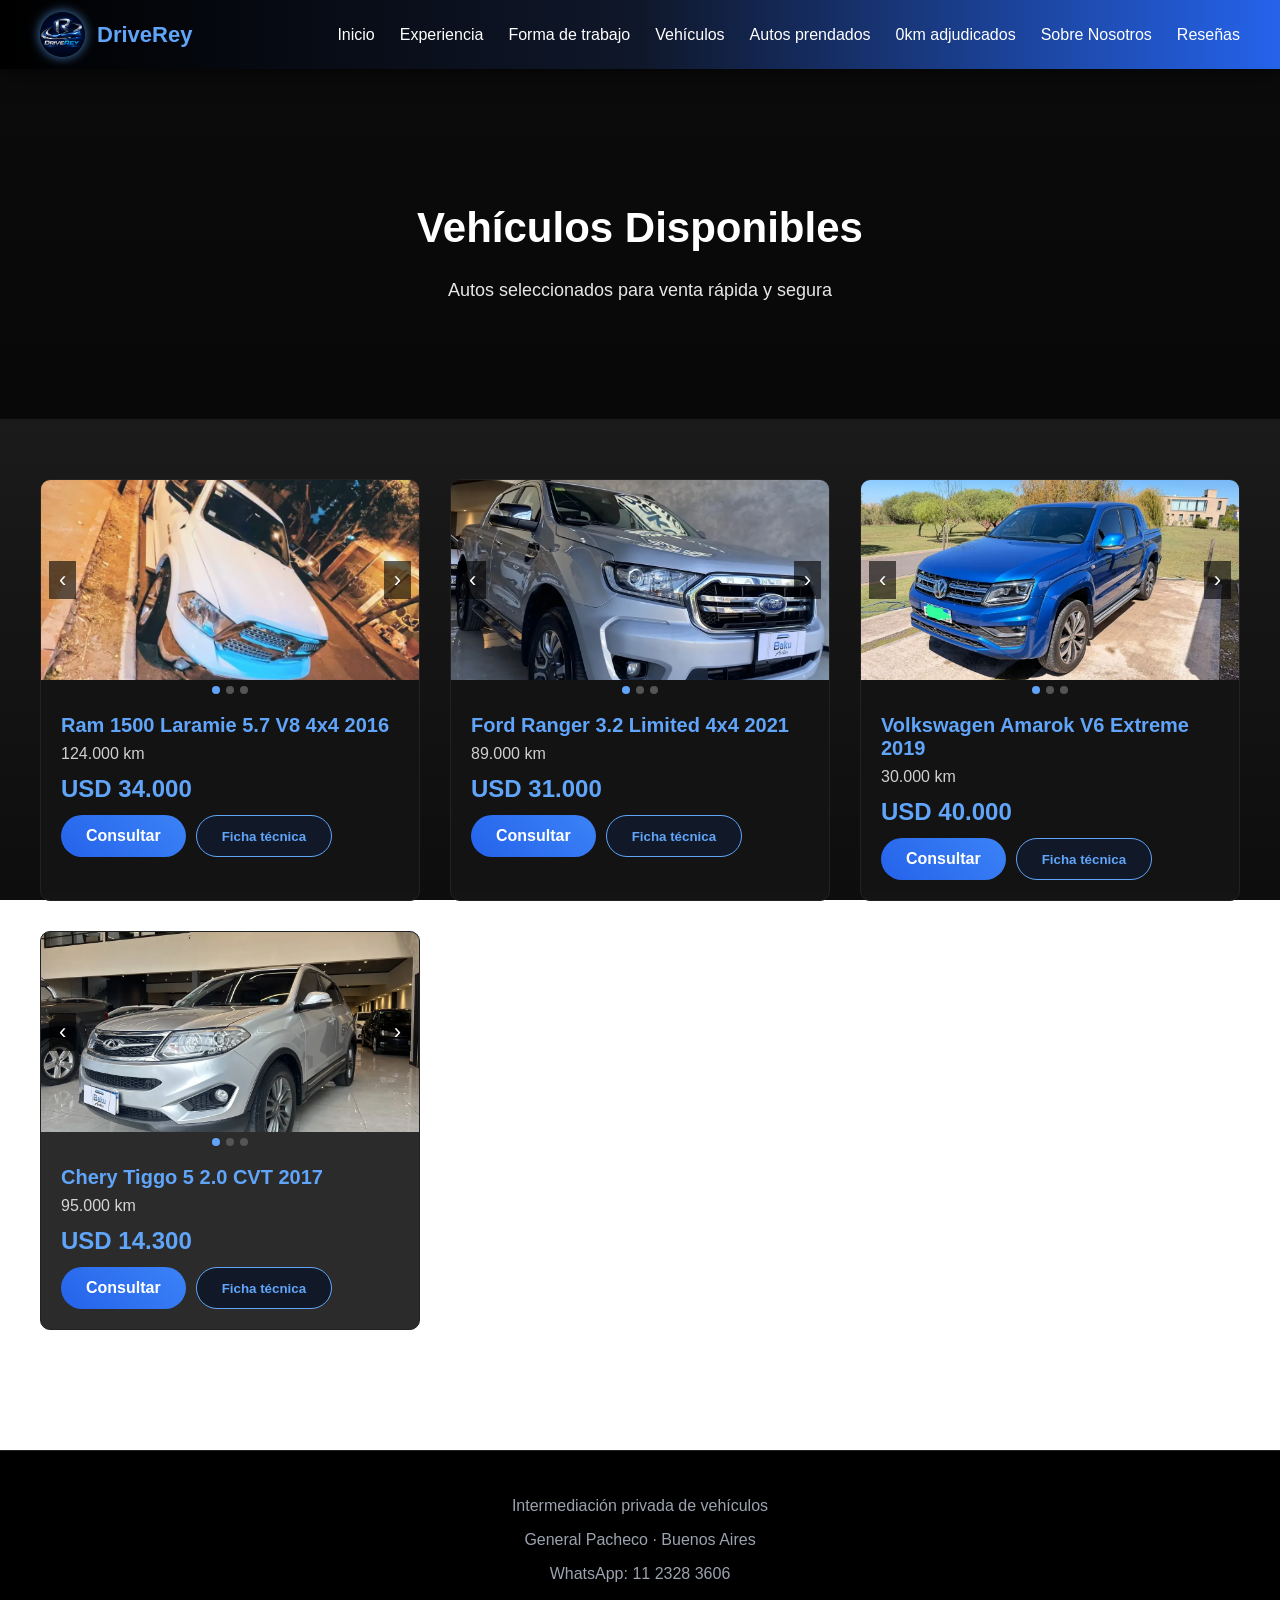
<file: 5vehiculos.html>
<!DOCTYPE html>
<html lang="es">
<head>

<meta charset="UTF-8">
<meta name="viewport" content="width=device-width, initial-scale=1.0">

<title>Vehículos en Venta | DriveRey</title>
<link rel="icon" type="image/x-icon" href="favicon.ico">

<meta name="description" content="Autos seleccionados en venta en Buenos Aires. Intermediación privada, consignación y venta segura de vehículos.">

<!-- Google tag (gtag.js) -->
<script async src="https://www.googletagmanager.com/gtag/js?id=G-RSP50Y8H95"></script>
<script>
window.dataLayer = window.dataLayer || [];
function gtag(){dataLayer.push(arguments);}
gtag('js', new Date());
gtag('config', 'G-RSP50Y8H95');
</script>

<style>

/* =====================
BASE
===================== */

body{
margin:0;
font-family:Arial, Helvetica, sans-serif;
color:white;
background-image:
linear-gradient(rgba(0,0,0,0.85), rgba(0,0,0,0.95)),
url("https://images.unsplash.com/photo-1503376780353-7e6692767b70");
background-size:cover;
background-position:center;
background-attachment:fixed;
overscroll-behavior-y: contain;
}

/* =====================
NAVBAR (SIN CAMBIOS)
===================== */

header{
background:linear-gradient(90deg,#000000,#0f172a,#2563eb);
padding:12px 40px;
display:flex;
justify-content:center;
align-items:center;
position:sticky;
top:0;
z-index:1000;
box-shadow:0 5px 20px rgba(0,0,0,0.6);
}

nav{
width:100%;
max-width:1200px;
display:flex;
align-items:center;
justify-content:space-between;
}

.logo-area{
display:flex;
align-items:center;
gap:12px;
}

.logo-area img{
width:45px;
height:45px;
border-radius:50%;
box-shadow:0 0 12px rgba(96,165,250,0.8);
}

.logo-area h1{
margin:0;
font-size:22px;
font-weight:bold;
color:#60a5fa;
}

nav ul{
list-style:none;
display:flex;
gap:25px;
margin:0;
padding:0;
}

nav a{
color:white;
text-decoration:none;
font-size:16px;
position:relative;
transition:0.3s;
}

nav a:hover{ color:#60a5fa; }

nav a::after{
content:'';
position:absolute;
width:0%;
height:2px;
background:#60a5fa;
left:0;
bottom:-5px;
transition:0.3s;
}

nav a:hover::after{ width:100%; }

/* =====================
HERO
===================== */

.hero{
height:350px;
background-image:
linear-gradient(rgba(0,0,0,0.7),rgba(0,0,0,0.7)),
url("https://images.unsplash.com/photo-1552519507-da3b142c6e3d");
background-size:cover;
background-position:center;
display:flex;
flex-direction:column;
justify-content:center;
align-items:center;
text-align:center;
}

.hero h1{ font-size:42px; margin-bottom:10px; }
.hero p{ font-size:18px; opacity:0.9; }

/* =====================
CONTENEDOR
===================== */

.container{
max-width:1200px;
margin:auto;
padding:60px 20px;
}

.grid-autos{
display:grid;
grid-template-columns:repeat(auto-fit,minmax(280px,1fr));
gap:30px;
}

/* =====================
TARJETA AUTO
===================== */

.auto{
background:rgba(20,20,20,0.9);
border-radius:10px;
overflow:hidden;
border:1px solid #222;
transition:0.35s;
backdrop-filter:blur(6px);
}

.auto:hover{
transform:translateY(-8px);
border:1px solid #60a5fa;
box-shadow:0 10px 30px rgba(0,0,0,0.6);
}

/* =====================
CAROUSEL
===================== */

.carousel{
height:200px;
position:relative;
overflow:hidden;
}

.carousel-track{
display:flex;
transition:transform 0.4s ease;
}

.carousel img{
width:100%;
height:200px;
object-fit:cover;
flex-shrink:0;
}

.arrow{
position:absolute;
top:50%;
transform:translateY(-50%);
background:rgba(0,0,0,0.6);
border:none;
color:white;
font-size:22px;
padding:6px 10px;
cursor:pointer;
z-index:2;
}

.arrow.left{ left:8px; }
.arrow.right{ right:8px; }

/* DOTS */

.dots{
display:flex;
justify-content:center;
gap:6px;
margin-top:6px;
}

.dot{
width:8px;
height:8px;
border-radius:50%;
background:#555;
}

.dot.active{
background:#60a5fa;
}

/* =====================
INFO
===================== */

.auto-info{
padding:20px;
}

.auto-info h3{
margin:0;
font-size:20px;
color:#60a5fa;
}

.auto-info p{
margin:8px 0;
opacity:0.8;
}

.precio{
font-size:24px;
font-weight:bold;
margin:12px 0;
color:#60a5fa;
}

/* =====================
BOTONES
===================== */

.acciones{
display:flex;
gap:10px;
flex-wrap:wrap;
margin-top:10px;
}

.boton{
background:linear-gradient(45deg,#2563eb,#3b82f6);
color:white;
padding:12px 25px;
text-decoration:none;
border-radius:30px;
font-weight:bold;
transition:0.3s;
}

.boton-ficha{
background:#111827;
border:1px solid #60a5fa;
color:#60a5fa;
}

/* =====================
FICHA TECNICA
===================== */

.ficha{
display:none;
margin-top:12px;
font-size:14px;
line-height:1.6;
opacity:0.9;
}

/* =====================
FOOTER
===================== */

footer{
background:#000;
text-align:center;
padding:30px;
margin-top:60px;
border-top:1px solid #222;
color:#9ca3af;
}

.menu-toggle{
display:none;
font-size:30px;
cursor:pointer;
}

@media (max-width:768px){
.menu-toggle{display:block;}
nav ul{
position:absolute;
top:70px;
left:0;
width:100%;
background:#000;
flex-direction:column;
align-items:center;
display:none;
padding:20px 0;
}
nav ul.active{display:flex;}
nav ul li{margin:12px 0;}
}

</style>
</head>

<body>

<header>
<nav>

<div class="logo-area">
<img src="logo.png" loading="lazy">
<h1>DriveRey</h1>
</div>

<div class="menu-toggle" onclick="toggleMenu()">☰</div>

<ul id="menu">
<li><a href="index.html">Inicio</a></li>
<li><a href="3experiencia.html">Experiencia</a></li>
<li><a href="6forma-de-trabajo.html">Forma de trabajo</a></li>
<li><a href="5vehiculos.html">Vehículos</a></li>
<li><a href="7autos-prendados.html">Autos prendados</a></li>
<li><a href="8autos-adjudicados.html">0km adjudicados</a></li>
<li><a href="2sobre-nosotros.html">Sobre Nosotros</a></li>
<li><a href="4reseñas.html">Reseñas</a></li>
</ul>

</nav>
</header>

<section class="hero">
<h1>Vehículos Disponibles</h1>
<p>Autos seleccionados para venta rápida y segura</p>
</section>

<section class="container">
<div class="grid-autos">

<!-- RAM -->
<div class="auto">
<div class="carousel">
<button class="arrow left">‹</button>
<button class="arrow right">›</button>
<div class="carousel-track">
<img src="ram_1500_2016.png">
<img src="ram_1500_2016.png">
<img src="ram_1500_2016.png">
</div>
</div>
<div class="dots"></div>
<div class="auto-info">
<h3>Ram 1500 Laramie 5.7 V8 4x4 2016</h3>
<p>124.000 km</p>
<div class="precio">USD 34.000</div>
<div class="acciones">
<a class="boton" href="https://wa.me/541123283606">Consultar</a>
<button class="boton boton-ficha">Ficha técnica</button>
</div>
<div class="ficha">
° Motor: 5.7 V8 naftero<br>
° Año: 2016<br>
° Tracción: 4x4<br>
° Transmisión: Automática<br>
° Versión: Laramie Full
</div>
</div>
</div>

<!-- RANGER -->
<div class="auto">
<div class="carousel">
<button class="arrow left">‹</button>
<button class="arrow right">›</button>
<div class="carousel-track">
<img src="Ranger_2021_baku.png">
<img src="Ranger_2021_baku.png">
<img src="Ranger_2021_baku.png">
</div>
</div>
<div class="dots"></div>
<div class="auto-info">
<h3>Ford Ranger 3.2 Limited 4x4 2021</h3>
<p>89.000 km</p>
<div class="precio">USD 31.000</div>
<div class="acciones">
<a class="boton" href="https://wa.me/541123283606">Consultar</a>
<button class="boton boton-ficha">Ficha técnica</button>
</div>
<div class="ficha">
° Motor: 3.2 TDCi<br>
° Año: 2021<br>
° Tracción: 4x4<br>
° Transmisión: Automática<br>
° Versión: Limited
</div>
</div>
</div>

<!-- AMAROK -->
<div class="auto">
<div class="carousel">
<button class="arrow left">‹</button>
<button class="arrow right">›</button>
<div class="carousel-track">
<img src="Amarok_v6_2019.png">
<img src="Amarok_v6_2019.png">
<img src="Amarok_v6_2019.png">
</div>
</div>
<div class="dots"></div>
<div class="auto-info">
<h3>Volkswagen Amarok V6 Extreme 2019</h3>
<p>30.000 km</p>
<div class="precio">USD 40.000</div>
<div class="acciones">
<a class="boton" href="https://wa.me/541123283606">Consultar</a>
<button class="boton boton-ficha">Ficha técnica</button>
</div>
<div class="ficha">
° Motor: 3.0 V6<br>
° Año: 2019<br>
° Tracción: 4Motion<br>
° Transmisión: Automática<br>
° Versión: Extreme
</div>
</div>
</div>

<!-- TIGGO -->
<div class="auto">
<div class="carousel">
<button class="arrow left">‹</button>
<button class="arrow right">›</button>
<div class="carousel-track">
<img src="chery_tiggo_2017.png">
<img src="chery_tiggo_2017.png">
<img src="chery_tiggo_2017.png">
</div>
</div>
<div class="dots"></div>
<div class="auto-info">
<h3>Chery Tiggo 5 2.0 CVT 2017</h3>
<p>95.000 km</p>
<div class="precio">USD 14.300</div>
<div class="acciones">
<a class="boton" href="https://wa.me/541123283606">Consultar</a>
<button class="boton boton-ficha">Ficha técnica</button>
</div>
<div class="ficha">
° Motor: 2.0 naftero<br>
° Año: 2017<br>
° Transmisión: CVT<br>
° Versión: Luxury
</div>
</div>
</div>

</div>
</section>

<footer>
<p>Intermediación privada de vehículos</p>
<p>General Pacheco · Buenos Aires</p>
<p>WhatsApp: 11 2328 3606</p>
</footer>

<script>

function toggleMenu(){
document.getElementById("menu").classList.toggle("active");
}

/* FICHA TECNICA */
document.querySelectorAll(".boton-ficha").forEach(btn=>{
btn.onclick=()=>{
let ficha=btn.parentElement.nextElementSibling;
ficha.style.display=ficha.style.display==="block"?"none":"block";

/* GA4 – apertura ficha técnica */
let auto=btn.closest(".auto");
let nombre=auto.querySelector("h3").innerText;

gtag('event','ver_ficha_tecnica',{
pagina:'vehiculos',
seccion:'listado',
vehiculo:nombre,
accion:'ficha'
});
};
});

/* CAROUSEL + AUTOPLAY */
document.querySelectorAll(".auto").forEach(auto=>{
let track=auto.querySelector(".carousel-track");
let imgs=track.children.length;
let index=0;
let dots=auto.querySelector(".dots");

for(let i=0;i<imgs;i++){
let d=document.createElement("div");
d.className="dot"+(i===0?" active":"");
dots.appendChild(d);
}

let update=()=>{
track.style.transform=`translateX(-${index*100}%)`;
dots.querySelectorAll(".dot").forEach((d,i)=>{
d.classList.toggle("active",i===index);
});
};

auto.querySelector(".arrow.left").onclick=()=>{index=(index-1+imgs)%imgs;update();};
auto.querySelector(".arrow.right").onclick=()=>{index=(index+1)%imgs;update();};

setInterval(()=>{index=(index+1)%imgs;update();},4500);
});

/* WHATSAPP – tracking + mensaje dinámico sin modificar href */
document.querySelectorAll('a[href*="wa.me"]').forEach(link=>{
link.addEventListener("click",function(e){
e.preventDefault();

let auto=this.closest(".auto");
let vehiculo=auto ? auto.querySelector("h3").innerText : "vehículo";
let mensaje=`Hola, vengo de la página de DriveRey y quiero más información sobre el ${vehiculo}.`;

gtag('event','click_whatsapp',{
pagina:'vehiculos',
seccion:'listado',
vehiculo:vehiculo,
accion:'contacto'
});

window.open(this.href+'?text='+encodeURIComponent(mensaje),'_blank');
});
});

</script>

</body>
</html>
</file>
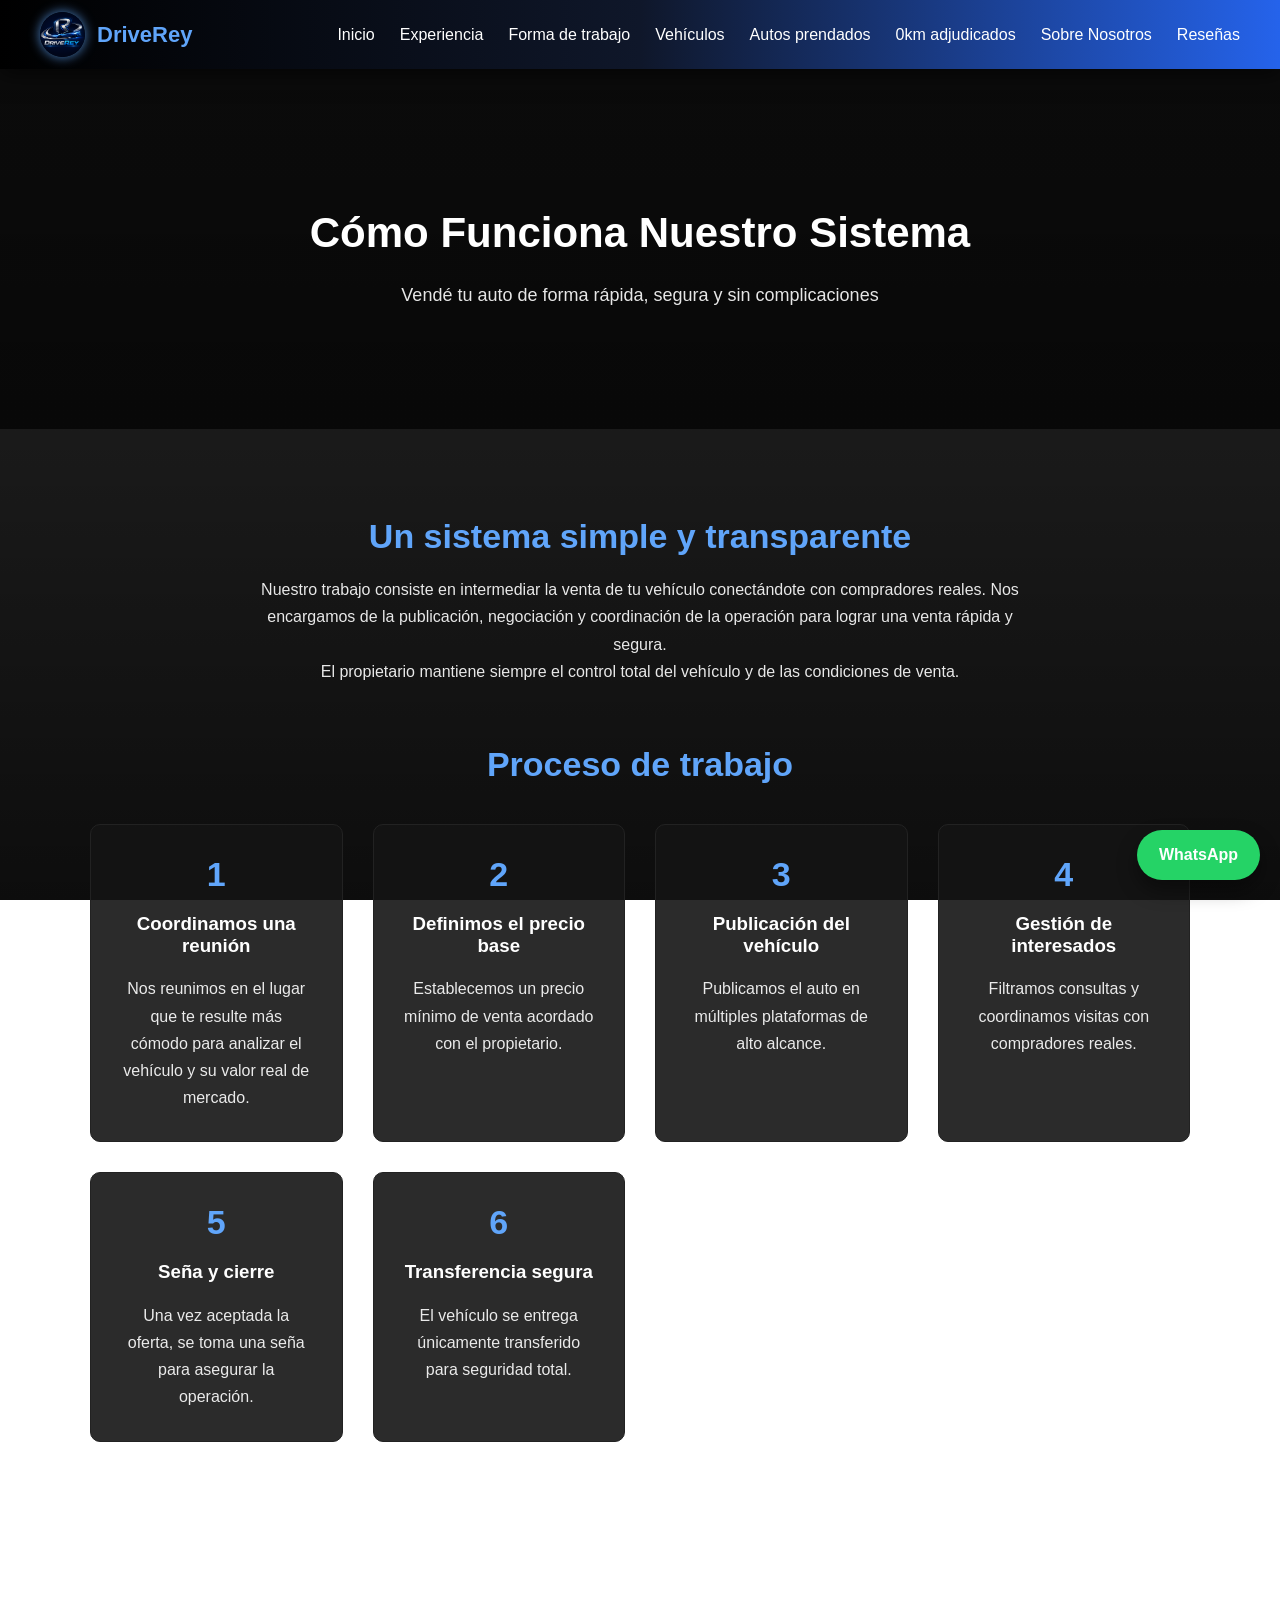
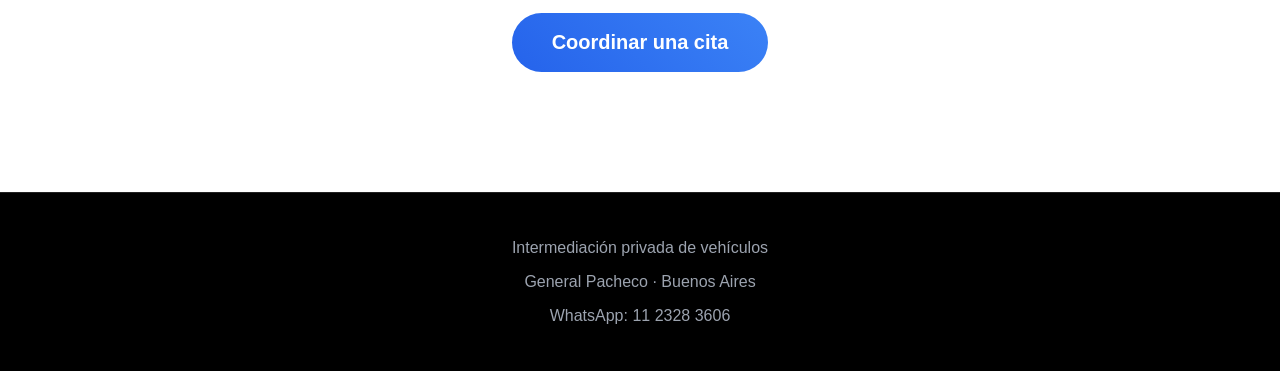
<file: 6forma-de-trabajo.html>
<!DOCTYPE html>
<html lang="es">
<head>

<meta charset="UTF-8">
<meta name="viewport" content="width=device-width, initial-scale=1.0">

<title>Forma de Trabajo | DriveRey</title>
<link rel="icon" type="image/x-icon" href="favicon.ico">

<meta name="description" content="Conocé cómo funciona nuestro sistema para vender tu auto de forma rápida, segura y transparente en Buenos Aires.">

<!-- =====================
GOOGLE ANALYTICS (AGREGADO)
===================== -->
<script async src="https://www.googletagmanager.com/gtag/js?id=G-RSP50Y8H95"></script>
<script>
window.dataLayer = window.dataLayer || [];
function gtag(){dataLayer.push(arguments);}
gtag('js', new Date());
gtag('config', 'G-RSP50Y8H95', {
  page_title: 'Forma de Trabajo',
  page_location: window.location.href,
  page_path: window.location.pathname
});
</script>

<style>

/* =====================
BASE
===================== */

body{
margin:0;
font-family:Arial, Helvetica, sans-serif;
color:white;

background-image:
linear-gradient(rgba(0,0,0,0.85), rgba(0,0,0,0.95)),
url("https://images.unsplash.com/photo-1492144534655-ae79c964c9d7");

background-size:cover;
background-position:center;
background-attachment:fixed;
}

/* =====================
NAVBAR (MAESTRA)
===================== */

header{
background:linear-gradient(90deg,#000000,#0f172a,#2563eb);
padding:12px 40px;
display:flex;
justify-content:center;
align-items:center;
position:sticky;
top:0;
z-index:1000;
box-shadow:0 5px 20px rgba(0,0,0,0.6);
}

nav{
width:100%;
max-width:1200px;
display:flex;
align-items:center;
justify-content:space-between;
}

/* LOGO */

.logo-area{
display:flex;
align-items:center;
gap:12px;
}

.logo-area img{
width:45px;
height:45px;
border-radius:50%;
box-shadow:0 0 12px rgba(96,165,250,0.8);
}

.logo-area h1{
margin:0;
font-size:22px;
font-weight:bold;
color:#60a5fa;
}

/* MENU */

nav ul{
list-style:none;
display:flex;
gap:25px;
margin:0;
padding:0;
}

nav a{
color:white;
text-decoration:none;
font-size:16px;
position:relative;
transition:0.3s;
}

nav a:hover{
color:#60a5fa;
}

nav a::after{
content:''; 
position:absolute;
width:0%;
height:2px;
background:#60a5fa;
left:0;
bottom:-5px;
transition:0.3s;
}

nav a:hover::after{
width:100%;
}

/* =====================
HERO
===================== */

.hero{
height:360px;

background-image:
linear-gradient(rgba(0,0,0,0.7),rgba(0,0,0,0.7)),
url("https://images.unsplash.com/photo-1503376780353-7e6692767b70");

background-size:cover;
background-position:center;

display:flex;
flex-direction:column;
justify-content:center;
align-items:center;
text-align:center;
}

.hero h1{
font-size:42px;
margin-bottom:10px;
}

.hero p{
font-size:18px;
opacity:0.9;
}

/* =====================
CONTENEDOR
===================== */

.container{
max-width:1100px;
margin:auto;
padding:60px 20px;
}

/* SECCIONES */

.section{
margin-bottom:60px;
text-align:center;
}

.section h2{
font-size:34px;
margin-bottom:20px;
color:#60a5fa;
}

.section p{
max-width:800px;
margin:auto;
line-height:1.7;
opacity:0.9;
}

/* PASOS */

.pasos{
display:grid;
grid-template-columns:repeat(auto-fit,minmax(250px,1fr));
gap:30px;
margin-top:40px;
}

.paso{
background:rgba(20,20,20,0.9);
padding:30px;
border-radius:10px;
border:1px solid #222;
transition:0.35s;
}

.paso:hover{
transform:translateY(-6px);
border:1px solid #60a5fa;
box-shadow:0 10px 30px rgba(0,0,0,0.6);
}

.numero{
font-size:34px;
font-weight:bold;
color:#60a5fa;
margin-bottom:10px;
}

/* CTA */

.cta{
text-align:center;
margin-top:70px;
}

.cta h2{
font-size:36px;
margin-bottom:15px;
}

.cta p{
opacity:0.9;
margin-bottom:25px;
}

.boton{
background:linear-gradient(45deg,#2563eb,#3b82f6);
color:white;
padding:18px 40px;
text-decoration:none;
border-radius:40px;
font-size:20px;
font-weight:bold;
transition:0.35s;
display:inline-block;
}

.boton:hover{
transform:scale(1.08);
box-shadow:0 15px 35px rgba(37,99,235,0.6);
}

/* FOOTER */

footer{
background:#000;
text-align:center;
padding:30px;
margin-top:60px;
border-top:1px solid #222;
color:#9ca3af;
}

/* WHATSAPP FLOTANTE */

.whatsapp{
position:fixed;
bottom:20px;
right:20px;
background:#25D366;
padding:16px 22px;
border-radius:50px;
color:white;
text-decoration:none;
font-weight:bold;
box-shadow:0 10px 20px rgba(0,0,0,0.4);
transition:0.3s;
z-index:2000;
}

.whatsapp:hover{
transform:scale(1.1);
}

.menu-toggle{
  display:none;
  font-size:30px;
  cursor:pointer;
}

@media (max-width:768px){

  .menu-toggle{
    display:block;
  }

  nav ul{
    position:absolute;
    top:70px;
    left:0;
    width:100%;
    background:#000;
    flex-direction:column;
    align-items:center;
    display:none;
    padding:20px 0;
  }

  nav ul.active{
    display:flex;
  }

  nav ul li{
    margin:12px 0;
  }
}

</style>

</head>
<body>

<header>

<nav>

  <div class="logo-area">
    <img src="logo.png" alt="DriveRey Logo">
    <h1>DriveRey</h1>
  </div>

  <div class="menu-toggle" onclick="toggleMenu()">☰</div>

  <ul id="menu">
    <li><a href="index.html">Inicio</a></li>
    <li><a href="3experiencia.html">Experiencia</a></li>
    <li><a href="6forma-de-trabajo.html">Forma de trabajo</a></li>
    <li><a href="5vehiculos.html">Vehículos</a></li>
    <li><a href="7autos-prendados.html">Autos prendados</a></li>
    <li><a href="8autos-adjudicados.html">0km adjudicados</a></li>
    <li><a href="2sobre-nosotros.html">Sobre Nosotros</a></li>
    <li><a href="4reseñas.html">Reseñas</a></li>
  </ul>

</nav>

</header>

<section class="hero">

<h1>Cómo Funciona Nuestro Sistema</h1>
<p>Vendé tu auto de forma rápida, segura y sin complicaciones</p>

</section>

<section class="container">

<div class="section">

<h2>Un sistema simple y transparente</h2>

<p>
Nuestro trabajo consiste en intermediar la venta de tu vehículo conectándote con compradores reales.
Nos encargamos de la publicación, negociación y coordinación de la operación para lograr una venta rápida y segura.
</p>

<p>
El propietario mantiene siempre el control total del vehículo y de las condiciones de venta.
</p>

</div>

<div class="section">

<h2>Proceso de trabajo</h2>

<div class="pasos">

<div class="paso">
<div class="numero">1</div>
<h3>Coordinamos una reunión</h3>
<p>Nos reunimos en el lugar que te resulte más cómodo para analizar el vehículo y su valor real de mercado.</p>
</div>

<div class="paso">
<div class="numero">2</div>
<h3>Definimos el precio base</h3>
<p>Establecemos un precio mínimo de venta acordado con el propietario.</p>
</div>

<div class="paso">
<div class="numero">3</div>
<h3>Publicación del vehículo</h3>
<p>Publicamos el auto en múltiples plataformas de alto alcance.</p>
</div>

<div class="paso">
<div class="numero">4</div>
<h3>Gestión de interesados</h3>
<p>Filtramos consultas y coordinamos visitas con compradores reales.</p>
</div>

<div class="paso">
<div class="numero">5</div>
<h3>Seña y cierre</h3>
<p>Una vez aceptada la oferta, se toma una seña para asegurar la operación.</p>
</div>

<div class="paso">
<div class="numero">6</div>
<h3>Transferencia segura</h3>
<p>El vehículo se entrega únicamente transferido para seguridad total.</p>
</div>

</div>

</div>

<div class="cta">

<h2>¿Querés vender tu auto?</h2>
<p>Coordiná una cita para evaluar tu vehículo.</p>

<a class="boton" id="cta-whatsapp" href="https://wa.me/541123283606?text=Hola,%20quiero%20coordinar%20una%20cita%20para%20vender%20mi%20auto.">Coordinar una cita</a>

</div>

</section>

<footer>

<p>Intermediación privada de vehículos</p>
<p>General Pacheco · Buenos Aires</p>
<p>WhatsApp: 11 2328 3606</p>

</footer>

<a class="whatsapp" href="https://wa.me/541123283606?text=Hola,%20quiero%20coordinar%20una%20cita%20para%20vender%20mi%20auto.">WhatsApp</a>

<script>
function toggleMenu(){
  document.getElementById("menu").classList.toggle("active");
}
</script>

<!-- =====================
TRACKING EVENTOS (AGREGADO)
===================== -->
<script>
document.addEventListener('DOMContentLoaded', function(){

  gtag('event','view_section',{
    page_name:'forma_de_trabajo',
    section:'hero',
    intent:'informacion_servicio',
    user_stage:'descubrimiento'
  });

  gtag('event','view_section',{
    page_name:'forma_de_trabajo',
    section:'proceso',
    intent:'comprension_proceso',
    user_stage:'consideracion'
  });

  var cta = document.getElementById('cta-whatsapp');
  if(cta){
    cta.addEventListener('click', function(){
      gtag('event','click_whatsapp',{
        page_name:'forma_de_trabajo',
        section:'cta_final',
        intent:'agendar_cita',
        lead_type:'vendedor',
        contact_channel:'whatsapp'
      });
    });
  }

});
</script>

</body>
</html>
</file>
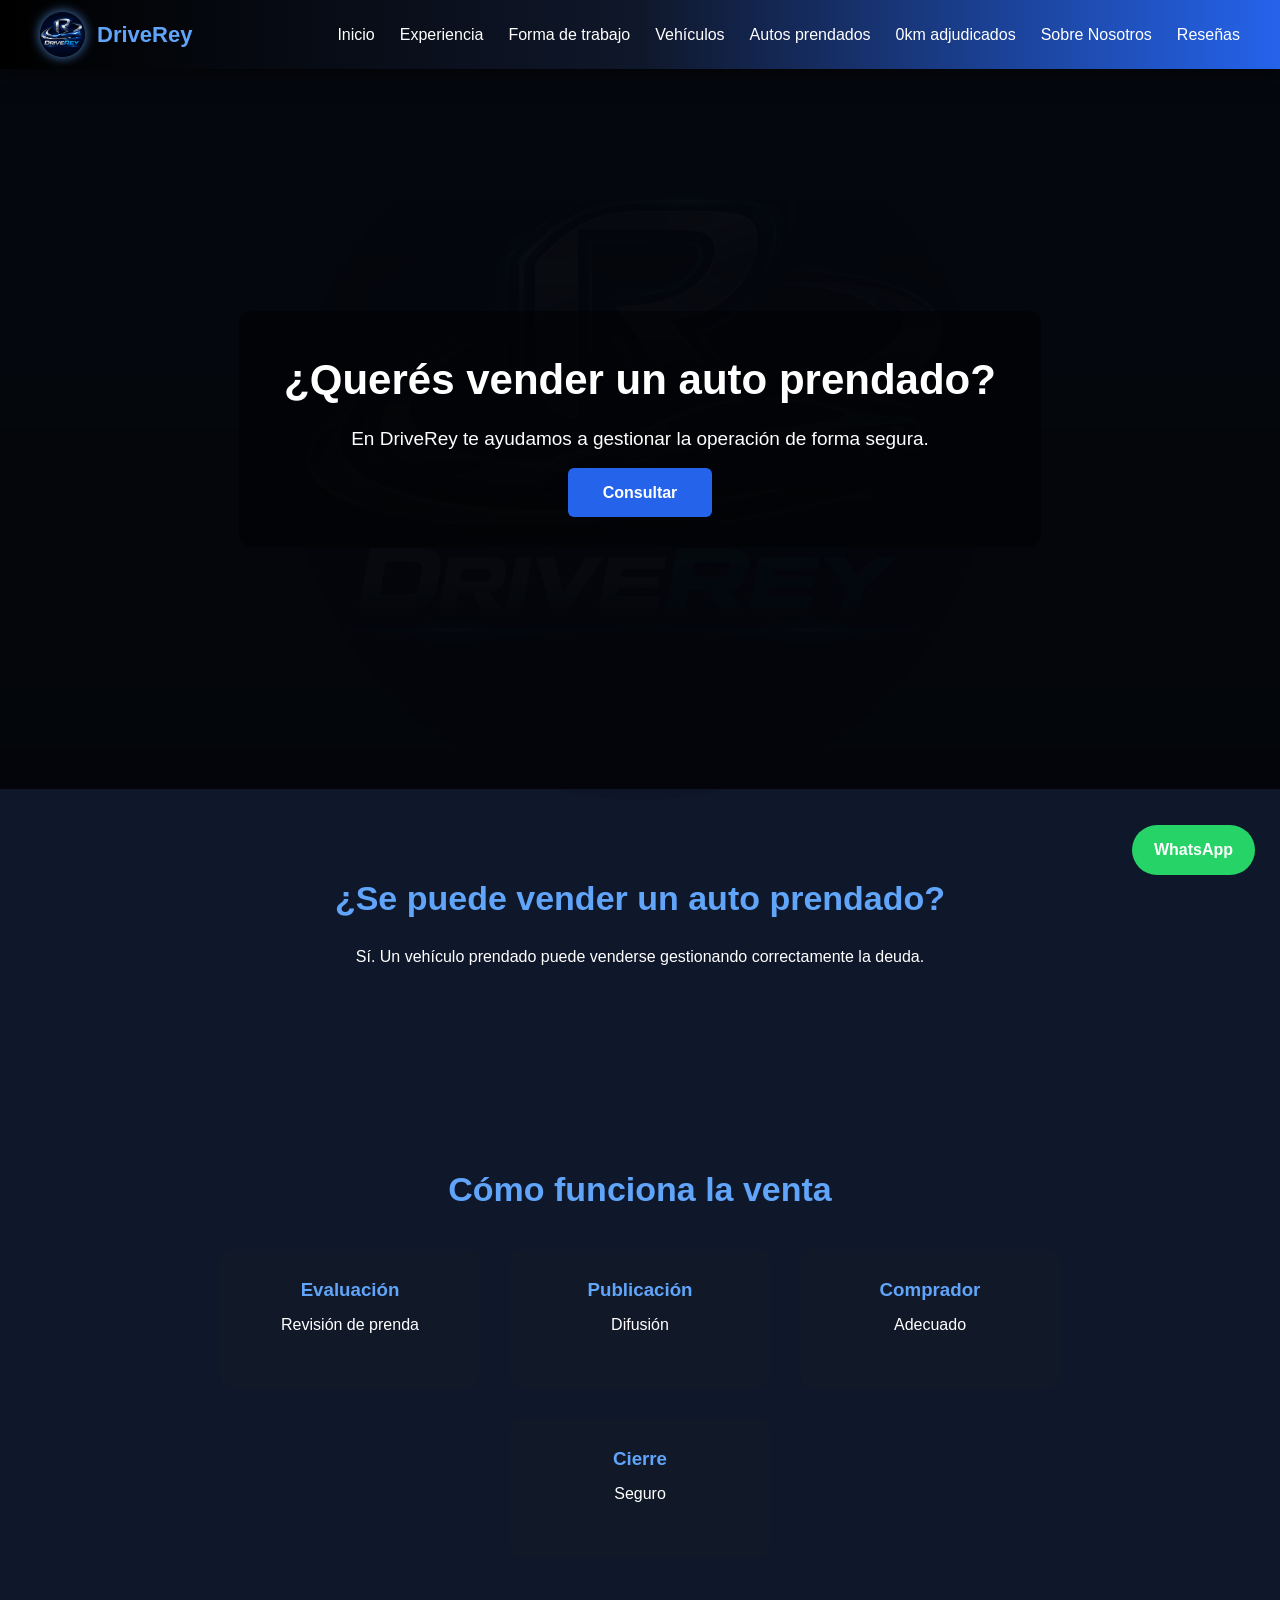
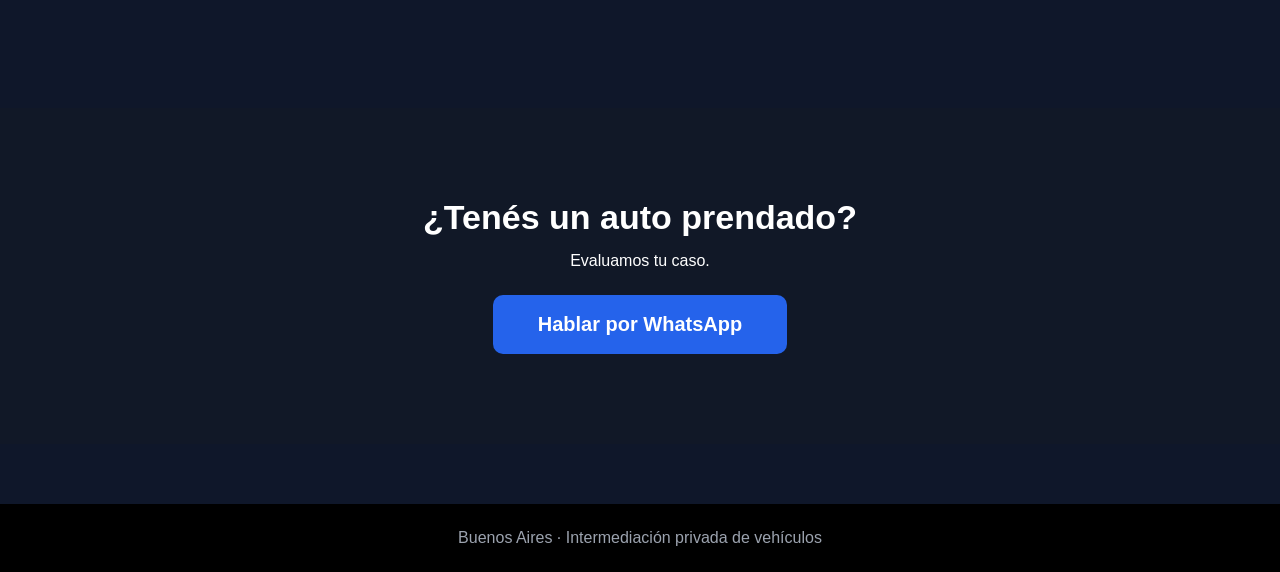
<file: 7autos-prendados.html>
<!DOCTYPE html>
<html lang="es">
<head>

<meta charset="UTF-8">
<meta name="viewport" content="width=device-width, initial-scale=1.0">

<title>Vender auto prendado en Buenos Aires | DriveRey</title>

<meta name="description" content="¿Querés vender un auto prendado? En DriveRey te ayudamos a vender tu vehículo con prenda bancaria de forma segura y transparente en Buenos Aires.">

<link rel="icon" type="image/x-icon" href="favicon.ico">

<!-- Google tag (gtag.js) -->
<script async src="https://www.googletagmanager.com/gtag/js?id=G-RSP50Y8H95"></script>
<script>
window.dataLayer = window.dataLayer || [];
function gtag(){dataLayer.push(arguments);}
gtag('js', new Date());
gtag('config', 'G-RSP50Y8H95');
</script>

<style>

/* =====================
RESET / BASE
===================== */

*{
  margin:0;
  padding:0;
  box-sizing:border-box;
}

body{
  font-family:Arial, Helvetica, sans-serif;
  background:#0f172a;
  color:white;
  scroll-behavior:smooth;
  position:relative;
}

/* LOGO DE FONDO */

body::before{
  content:"";
  position:fixed;
  top:50%;
  left:50%;
  transform:translate(-50%,-50%);
  width:700px;
  height:700px;
  background-image:url("logo.png");
  background-repeat:no-repeat;
  background-position:center;
  background-size:contain;
  opacity:0.05;
  z-index:-1;
  pointer-events:none;
}

/* =====================
NAVBAR (MAESTRA)
===================== */

header{
  background:linear-gradient(90deg,#000000,#0f172a,#2563eb);
  padding:12px 40px;
  display:flex;
  justify-content:center;
  align-items:center;
  position:sticky;
  top:0;
  z-index:1000;
  box-shadow:0 5px 20px rgba(0,0,0,0.6);
}

nav{
  width:100%;
  max-width:1200px;
  display:flex;
  align-items:center;
  justify-content:space-between;
}

/* LOGO */

.logo-area{
  display:flex;
  align-items:center;
  gap:12px;
}

.logo-area img{
  width:45px;
  height:45px;
  border-radius:50%;
  box-shadow:0 0 12px rgba(96,165,250,0.8);
}

.logo-area h1{
  font-size:22px;
  font-weight:bold;
  color:#60a5fa;
}

/* MENU */

nav ul{
  list-style:none;
  display:flex;
  gap:25px;
}

nav a{
  color:white;
  text-decoration:none;
  font-size:16px;
  position:relative;
  transition:0.3s;
}

nav a:hover{
  color:#60a5fa;
}

nav a::after{
  content:'';
  position:absolute;
  width:0%;
  height:2px;
  background:#60a5fa;
  left:0;
  bottom:-5px;
  transition:0.3s;
}

nav a:hover::after{
  width:100%;
}

/* BOTÓN MOBILE */

.menu-toggle{
  display:none;
  font-size:30px;
  cursor:pointer;
}

/* =====================
HERO
===================== */

.hero{
  height:80vh;
  background:
    linear-gradient(rgba(0,0,0,.65),rgba(0,0,0,.75)),
    url("https://images.unsplash.com/photo-1503376780353-7e6692767b70");
  background-size:cover;
  background-position:center;
  display:flex;
  align-items:center;
  justify-content:center;
  text-align:center;
  padding:30px;
}

.hero-content{
  max-width:850px;
  background:rgba(0,0,0,.5);
  padding:45px;
  border-radius:12px;
}

.hero h1{
  font-size:42px;
  margin-bottom:20px;
}

.hero p{
  font-size:19px;
  line-height:1.6;
}

.cta{
  margin-top:30px;
}

.cta a{
  background:#2563eb;
  padding:16px 35px;
  border-radius:6px;
  color:white;
  text-decoration:none;
  font-weight:bold;
}

/* =====================
SECCIONES
===================== */

.section{
  padding:90px 30px;
  text-align:center;
  max-width:1000px;
  margin:auto;
}

.section h2{
  font-size:34px;
  margin-bottom:25px;
  color:#60a5fa;
}

.section p{
  line-height:1.7;
  margin-bottom:20px;
}

/* CARDS */

.cards{
  display:flex;
  flex-wrap:wrap;
  justify-content:center;
  gap:30px;
  margin-top:40px;
}

.card{
  background:#111827;
  padding:30px;
  border-radius:12px;
  width:260px;
}

.card h3{
  color:#60a5fa;
  margin-bottom:10px;
}

/* =====================
CATÁLOGO VEHÍCULOS PRENDADOS
===================== */

.catalogo{
  padding:90px 30px;
  max-width:1200px;
  margin:auto;
}

.grid-autos{
  display:grid;
  grid-template-columns:repeat(auto-fit,minmax(260px,1fr));
  gap:30px;
}

.auto{
  background:#111827;
  border-radius:12px;
  overflow:hidden;
}

.carousel{
  position:relative;
  height:200px;
  overflow:hidden;
}

.carousel-track{
  display:flex;
  transition:transform .4s ease;
}

.carousel img{
  width:100%;
  height:200px;
  object-fit:cover;
  flex-shrink:0;
}

.carousel button{
  position:absolute;
  top:50%;
  transform:translateY(-50%);
  background:rgba(0,0,0,.6);
  border:none;
  color:white;
  font-size:22px;
  padding:6px 10px;
  cursor:pointer;
}

.prev{left:10px;}
.next{right:10px;}

.auto-info{
  padding:20px;
  text-align:left;
}

.auto-info h3{
  color:#60a5fa;
  margin-bottom:8px;
}

.precio{
  font-size:20px;
  font-weight:bold;
  margin:10px 0;
}

.ficha{
  font-size:14px;
  opacity:.85;
}

/* =====================
CTA FINAL
===================== */

.cta-section{
  background:#111827;
  padding:90px 30px;
  text-align:center;
  margin-top:60px;
}

.cta-section h2{
  font-size:34px;
  margin-bottom:15px;
}

.btn-cita{
  display:inline-block;
  font-size:20px;
  font-weight:bold;
  padding:18px 45px;
  color:white;
  text-decoration:none;
  border-radius:10px;
  background:#2563eb;
  margin-top:25px;
}

/* FOOTER */

footer{
  background:black;
  padding:25px;
  text-align:center;
  margin-top:60px;
  color:#9ca3af;
}

/* WHATSAPP */

.whatsapp{
  position:fixed;
  bottom:25px;
  right:25px;
  background:#25D366;
  padding:16px 22px;
  border-radius:40px;
  color:white;
  text-decoration:none;
  font-weight:bold;
}

/* =====================
RESPONSIVE
===================== */

@media (max-width:768px){
  .menu-toggle{display:block;}
  nav ul{display:none;flex-direction:column;background:#000;position:absolute;top:70px;width:100%;}
  nav ul.active{display:flex;}
}

</style>
</head>

<body>

<header>
<nav>
  <div class="logo-area">
    <img src="logo.png">
    <h1>DriveRey</h1>
  </div>
  <div class="menu-toggle" onclick="toggleMenu()">☰</div>
  <ul id="menu">
    <li><a href="index.html">Inicio</a></li>
    <li><a href="3experiencia.html">Experiencia</a></li>
    <li><a href="6forma-de-trabajo.html">Forma de trabajo</a></li>
    <li><a href="5vehiculos.html">Vehículos</a></li>
    <li><a href="7autos-prendados.html">Autos prendados</a></li>
    <li><a href="8autos-adjudicados.html">0km adjudicados</a></li>
    <li><a href="2sobre-nosotros.html">Sobre Nosotros</a></li>
    <li><a href="4reseñas.html">Reseñas</a></li>
  </ul>
</nav>
</header>

<section class="hero">
  <div class="hero-content">
    <h1>¿Querés vender un auto prendado?</h1>
    <p>En DriveRey te ayudamos a gestionar la operación de forma segura.</p>
    <div class="cta"><a href="https://wa.me/541123283606">Consultar</a></div>
  </div>
</section>

<section class="section">
  <h2>¿Se puede vender un auto prendado?</h2>
  <p>Sí. Un vehículo prendado puede venderse gestionando correctamente la deuda.</p>
</section>

<section class="section">
  <h2>Cómo funciona la venta</h2>
  <div class="cards">
    <div class="card"><h3>Evaluación</h3><p>Revisión de prenda</p></div>
    <div class="card"><h3>Publicación</h3><p>Difusión</p></div>
    <div class="card"><h3>Comprador</h3><p>Adecuado</p></div>
    <div class="card"><h3>Cierre</h3><p>Seguro</p></div>
  </div>
</section>

<section class="cta-section">
  <h2>¿Tenés un auto prendado?</h2>
  <p>Evaluamos tu caso.</p>
  <a href="https://wa.me/541123283606" class="btn-cita">Hablar por WhatsApp</a>
</section>

<footer>
  <p>Buenos Aires · Intermediación privada de vehículos</p>
</footer>

<a class="whatsapp" href="https://wa.me/541123283606">WhatsApp</a>

<script>
function toggleMenu(){document.getElementById("menu").classList.toggle("active");}

document.querySelectorAll(".carousel").forEach(c=>{
 let t=c.querySelector(".carousel-track"),i=0;
 c.querySelector(".next").onclick=()=>{i=(i+1)%2;t.style.transform=`translateX(-${i*100}%)`;}
 c.querySelector(".prev").onclick=()=>{i=(i-1+2)%2;t.style.transform=`translateX(-${i*100}%)`;}
 setInterval(()=>{i=(i+1)%2;t.style.transform=`translateX(-${i*100}%)`},4000);
});

/* WHATSAPP – tracking + mensaje contextual */
document.querySelectorAll('a[href*="wa.me"]').forEach(link=>{
link.addEventListener("click",function(e){
e.preventDefault();

let mensaje="Hola, vengo de la página de DriveRey y quiero vender un auto prendado.";

gtag('event','click_whatsapp',{
pagina:'autos_prendados',
seccion:'landing',
accion:'contacto'
});

window.open(this.href+'?text='+encodeURIComponent(mensaje),'_blank');
});
});
</script>

</body>
</html>
</file>
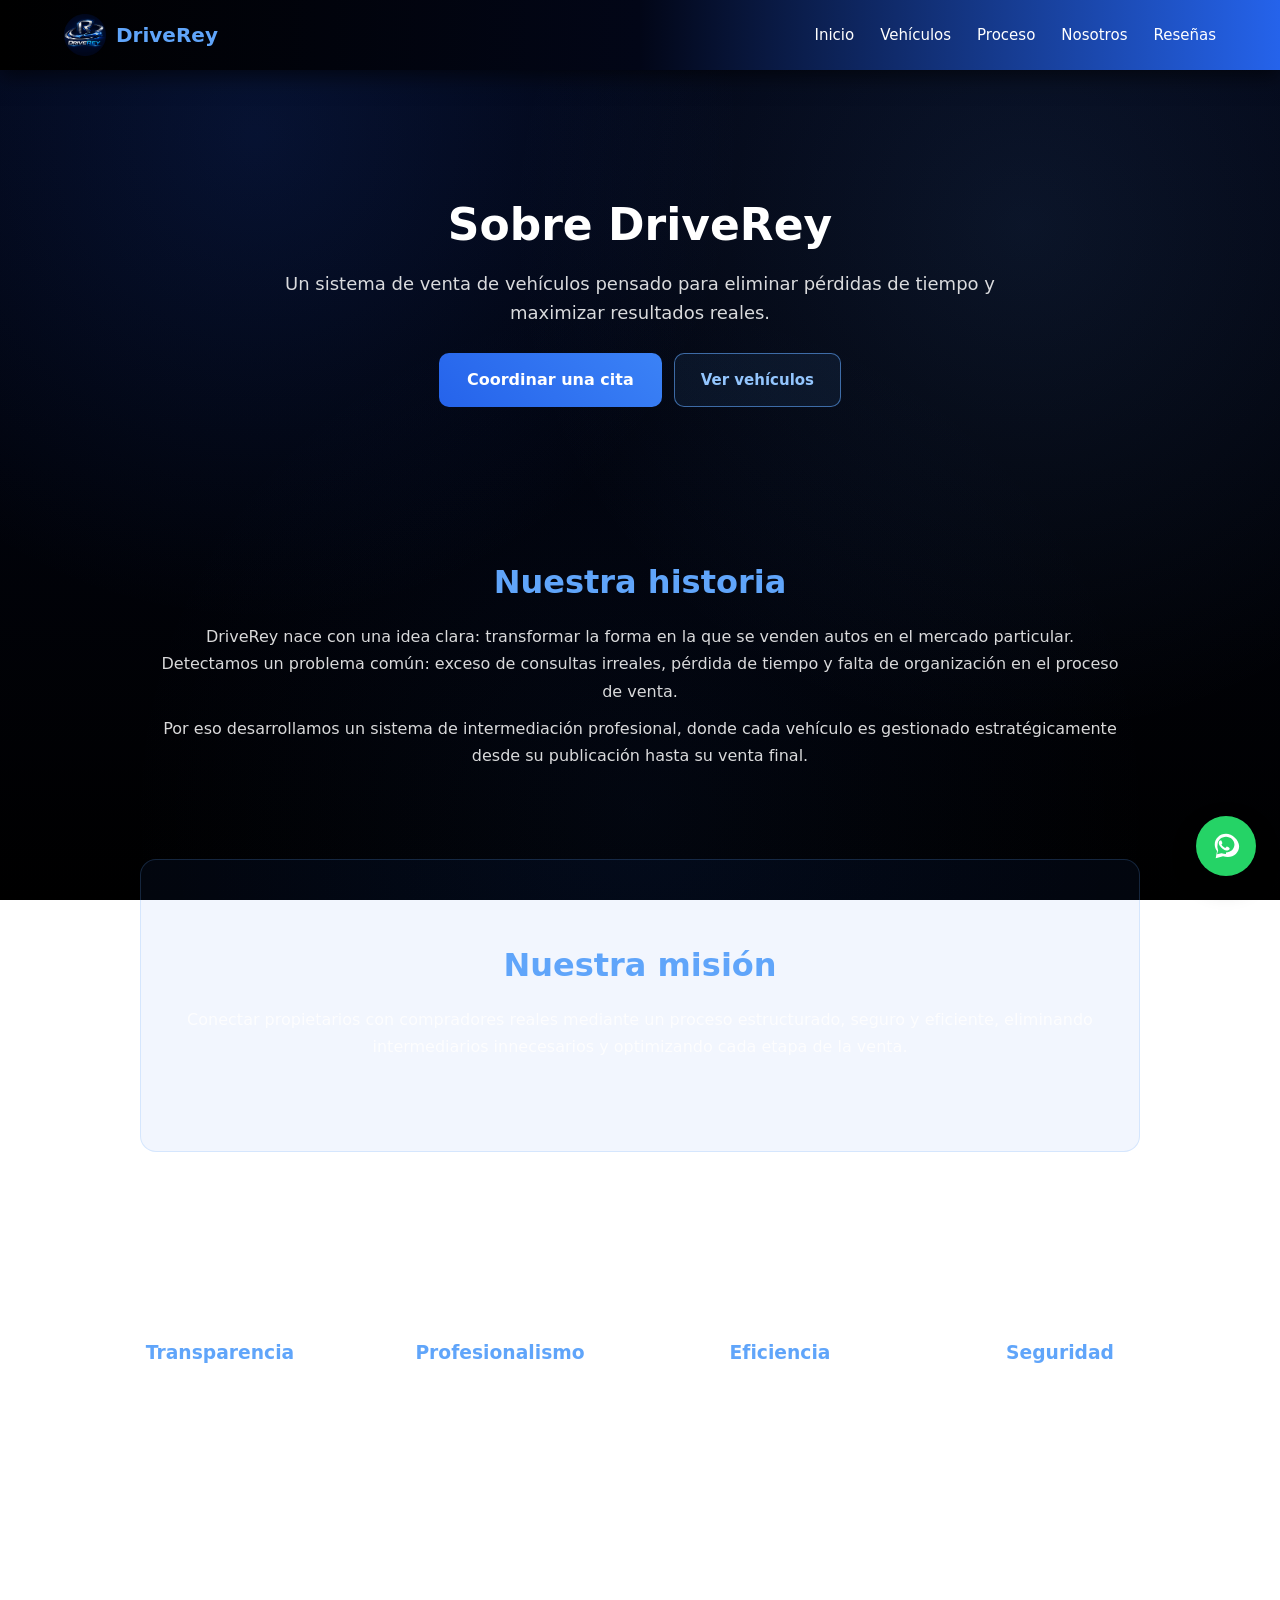
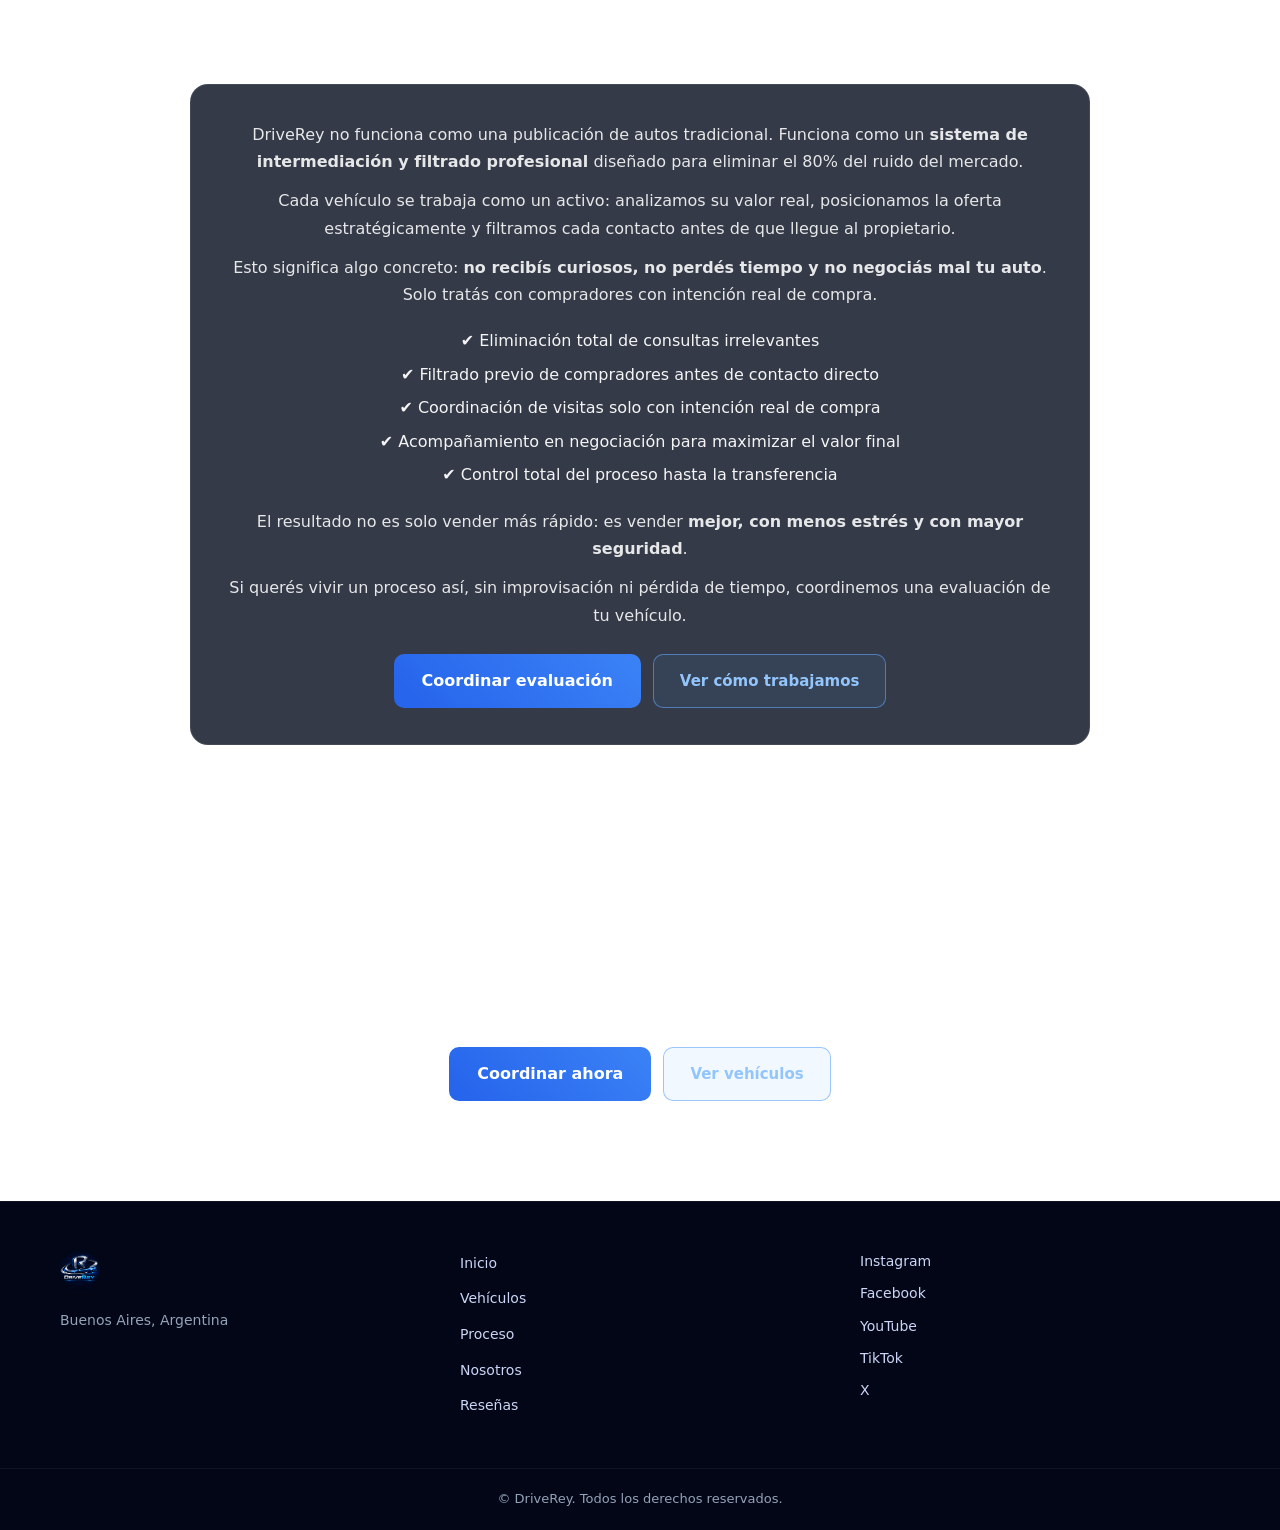
<file: nosotros.html>
<!DOCTYPE html>
<html lang="es">

<head>
  <meta charset="UTF-8" />
  <meta name="viewport" content="width=device-width, initial-scale=1.0" />

  <title>Sobre Nosotros | DriveRey</title>

  <meta name="description" content="Conocé DriveRey: un sistema profesional de intermediación de vehículos en Buenos Aires, enfocado en transparencia, eficiencia y resultados reales." />

  <link rel="icon" href="assets/icons/favicon.ico" />

  <!-- BASE + GLOBAL -->
  <link rel="stylesheet" href="css/base.css" />
  <link rel="stylesheet" href="css/navbar.css" />
  <link rel="stylesheet" href="css/footer.css" />

  <!-- PAGE -->
  <link rel="stylesheet" href="css/nosotros.css" />
</head>

<body class="nosotros-page" data-wa="nosotros">

  <!-- NAVBAR -->
  <div id="navbar-root"></div>

  <main>

    <!-- HERO -->
    <section class="nosotros-hero">
      <div class="hero-content">
        <h1>Sobre DriveRey</h1>
        <p>Un sistema de venta de vehículos pensado para eliminar pérdidas de tiempo y maximizar resultados reales.</p>

        <div class="hero-cta">
          <a class="btn-primary js-nosotros-whatsapp">Coordinar una cita</a>
          <a class="btn-secondary" href="vehiculos.html">Ver vehículos</a>
        </div>
      </div>
    </section>

    <!-- HISTORIA -->
    <section class="nosotros-section">
      <h2>Nuestra historia</h2>
      <p>
        DriveRey nace con una idea clara: transformar la forma en la que se venden autos en el mercado particular.
        Detectamos un problema común: exceso de consultas irreales, pérdida de tiempo y falta de organización en el proceso de venta.
      </p>

      <p>
        Por eso desarrollamos un sistema de intermediación profesional, donde cada vehículo es gestionado estratégicamente
        desde su publicación hasta su venta final.
      </p>
    </section>

    <!-- MISIÓN -->
    <section class="nosotros-section highlight">
      <h2>Nuestra misión</h2>
      <p>
        Conectar propietarios con compradores reales mediante un proceso estructurado, seguro y eficiente,
        eliminando intermediarios innecesarios y optimizando cada etapa de la venta.
      </p>
    </section>

    <!-- VALORES -->
    <section class="nosotros-values">
      <h2>Lo que nos define</h2>

      <div class="values-grid">

        <div class="value-card">
          <h3>Transparencia</h3>
          <p>Proceso claro, sin letras chicas ni costos ocultos.</p>
        </div>

        <div class="value-card">
          <h3>Profesionalismo</h3>
          <p>Cada vehículo es tratado como un activo estratégico.</p>
        </div>

        <div class="value-card">
          <h3>Eficiencia</h3>
          <p>Reducimos tiempos de venta eliminando contactos irrelevantes.</p>
        </div>

        <div class="value-card">
          <h3>Seguridad</h3>
          <p>Control total del proceso hasta la transferencia final.</p>
        </div>

      </div>
    </section>

    <!-- DIFERENCIA -->
    <section class="nosotros-diferencia">
  <h2>¿Qué nos diferencia?</h2>

  <div class="diferencia-box">

    <p>
      DriveRey no funciona como una publicación de autos tradicional.
      Funciona como un <strong>sistema de intermediación y filtrado profesional</strong>
      diseñado para eliminar el 80% del ruido del mercado.
    </p>

    <p>
      Cada vehículo se trabaja como un activo: analizamos su valor real,
      posicionamos la oferta estratégicamente y filtramos cada contacto antes de que llegue al propietario.
    </p>

    <p>
      Esto significa algo concreto: <strong>no recibís curiosos, no perdés tiempo y no negociás mal tu auto</strong>.
      Solo tratás con compradores con intención real de compra.
    </p>

    <ul>
      <li>✔ Eliminación total de consultas irrelevantes</li>
      <li>✔ Filtrado previo de compradores antes de contacto directo</li>
      <li>✔ Coordinación de visitas solo con intención real de compra</li>
      <li>✔ Acompañamiento en negociación para maximizar el valor final</li>
      <li>✔ Control total del proceso hasta la transferencia</li>
    </ul>

    <p>
      El resultado no es solo vender más rápido:
      es vender <strong>mejor, con menos estrés y con mayor seguridad</strong>.
    </p>

    <p>
      Si querés vivir un proceso así, sin improvisación ni pérdida de tiempo,
      coordinemos una evaluación de tu vehículo.
    </p>

    <div class="hero-cta">
      <a class="btn-primary js-nosotros-whatsapp">Coordinar evaluación</a>
      <a class="btn-secondary" href="vehiculos.html">Ver cómo trabajamos</a>
    </div>

  </div>
</section>

    <!-- CTA FINAL -->
    <section class="nosotros-cta">
      <h2>¿Querés vender tu auto de forma profesional?</h2>
      <p>Coordiná una evaluación sin compromiso y entendé el valor real de tu vehículo.</p>

      <div class="cta-buttons">
        <a class="btn-primary js-nosotros-whatsapp">Coordinar ahora</a>
        <a class="btn-secondary" href="vehiculos.html">Ver vehículos</a>
      </div>
    </section>

  </main>

  <!-- FOOTER -->
  <div id="footer-root"></div>

  <!-- SCRIPTS -->
  <script src="js/core.js"></script>
  <script src="js/navbar.js"></script>
  <script src="js/footer.js"></script>
  <script src="js/nosotros.js"></script>

  <a
  class="whatsapp-float js-whatsapp-float"
  aria-label="Contactar por WhatsApp"
>
  <svg viewBox="0 0 32 32" aria-hidden="true">
    <path fill="currentColor" d="M19.11 17.53c-.28-.14-1.64-.81-1.9-.9-.26-.09-.45-.14-.64.14-.19.28-.73.9-.89 1.09-.16.19-.33.21-.61.07-.28-.14-1.18-.43-2.25-1.37-.83-.74-1.39-1.65-1.55-1.93-.16-.28-.02-.43.12-.57.12-.12.28-.33.42-.49.14-.16.19-.28.28-.46.09-.19.05-.35-.02-.49-.07-.14-.64-1.54-.88-2.12-.23-.56-.47-.48-.64-.49h-.55c-.19 0-.49.07-.75.35-.26.28-1 1-1 2.44 0 1.44 1.03 2.83 1.17 3.02.14.19 2.02 3.09 4.91 4.33.69.3 1.23.48 1.65.61.69.22 1.32.19 1.82.12.56-.08 1.64-.67 1.87-1.32.23-.65.23-1.2.16-1.32-.07-.12-.26-.19-.54-.33z"/>
    <path fill="currentColor" d="M16 3C9.37 3 4 8.13 4 14.5c0 2.6.9 5.01 2.43 6.95L5 29l7.8-1.98c1.67.45 3.43.7 5.2.7 6.63 0 12-5.13 12-11.5S22.63 3 16 3zm0 21.5c-1.6 0-3.15-.27-4.6-.78l-.33-.1-4.63 1.18 1.23-4.36-.22-.36A8.9 8.9 0 0 1 7 14.5C7 9.81 11.03 6 16 6s9 3.81 9 8.5-4.03 8.5-9 8.5z"/>
  </svg>
</a>

</body>
</html>
</file>
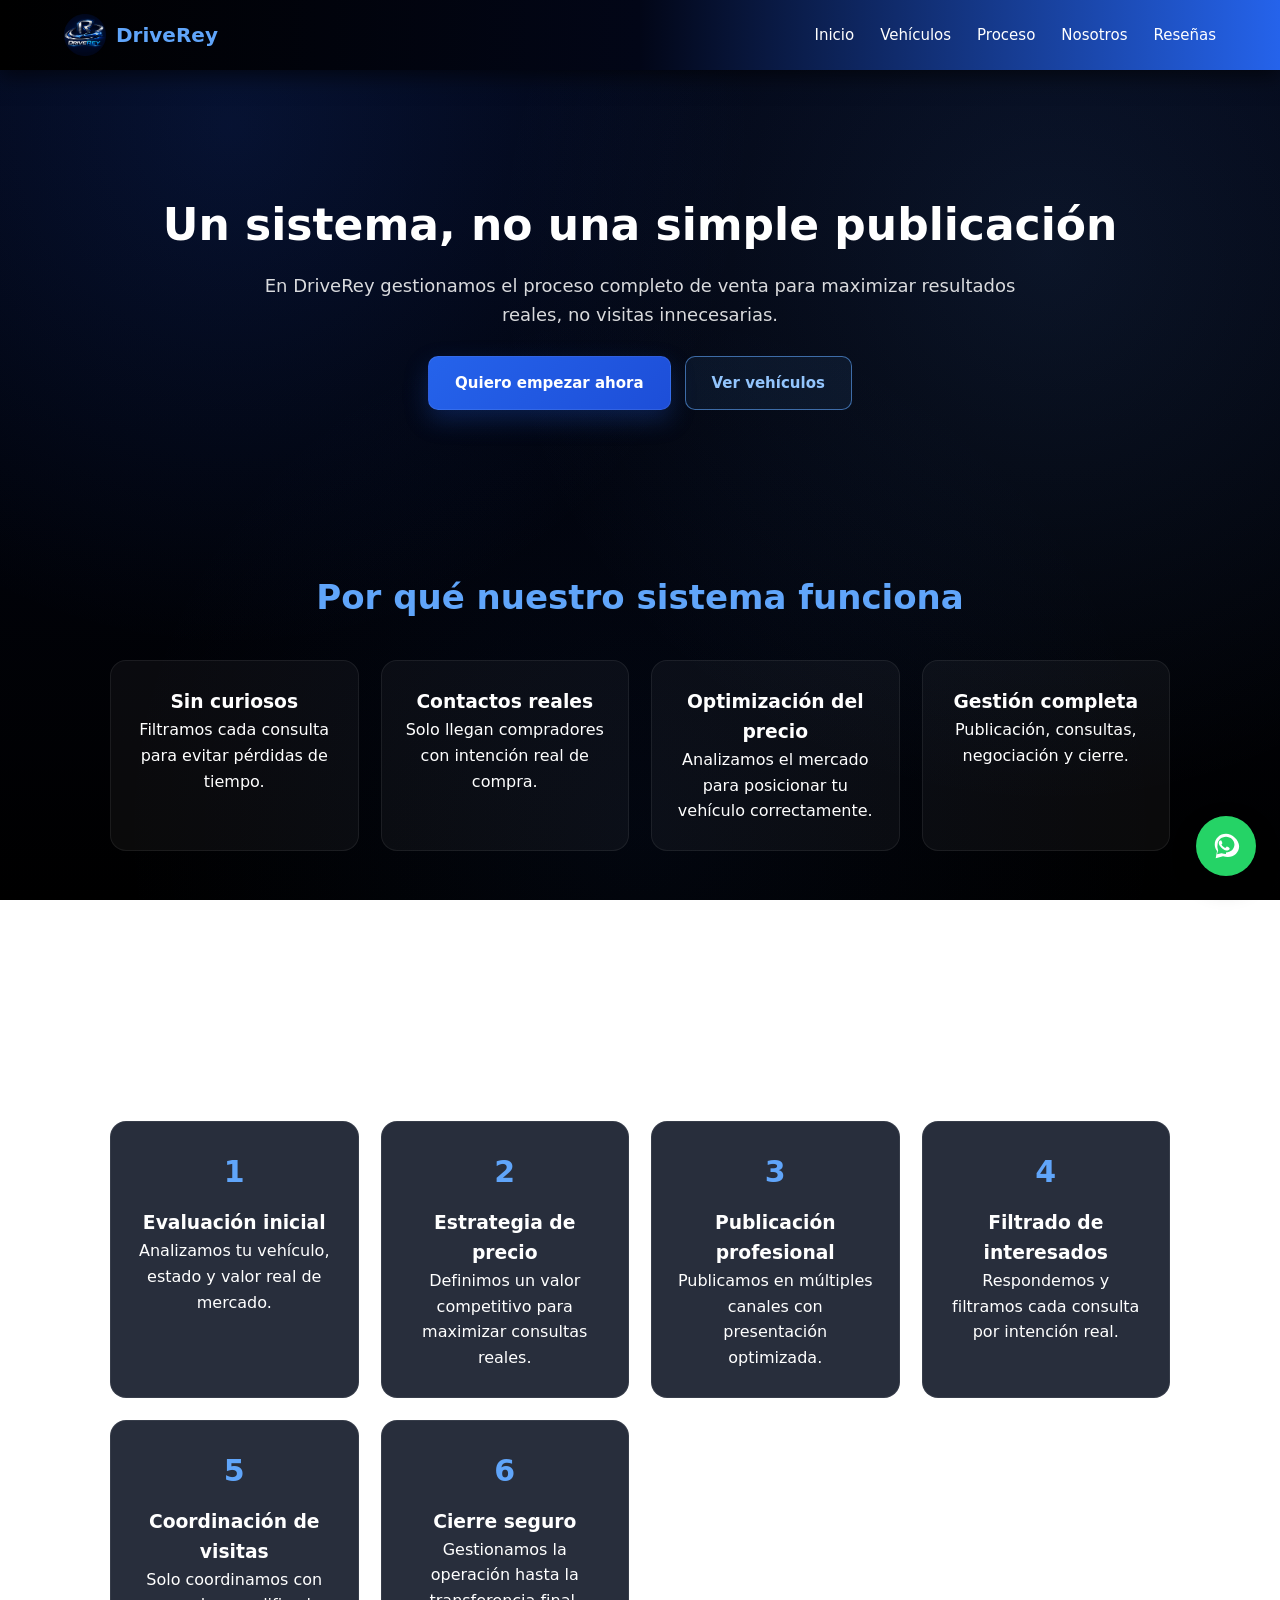
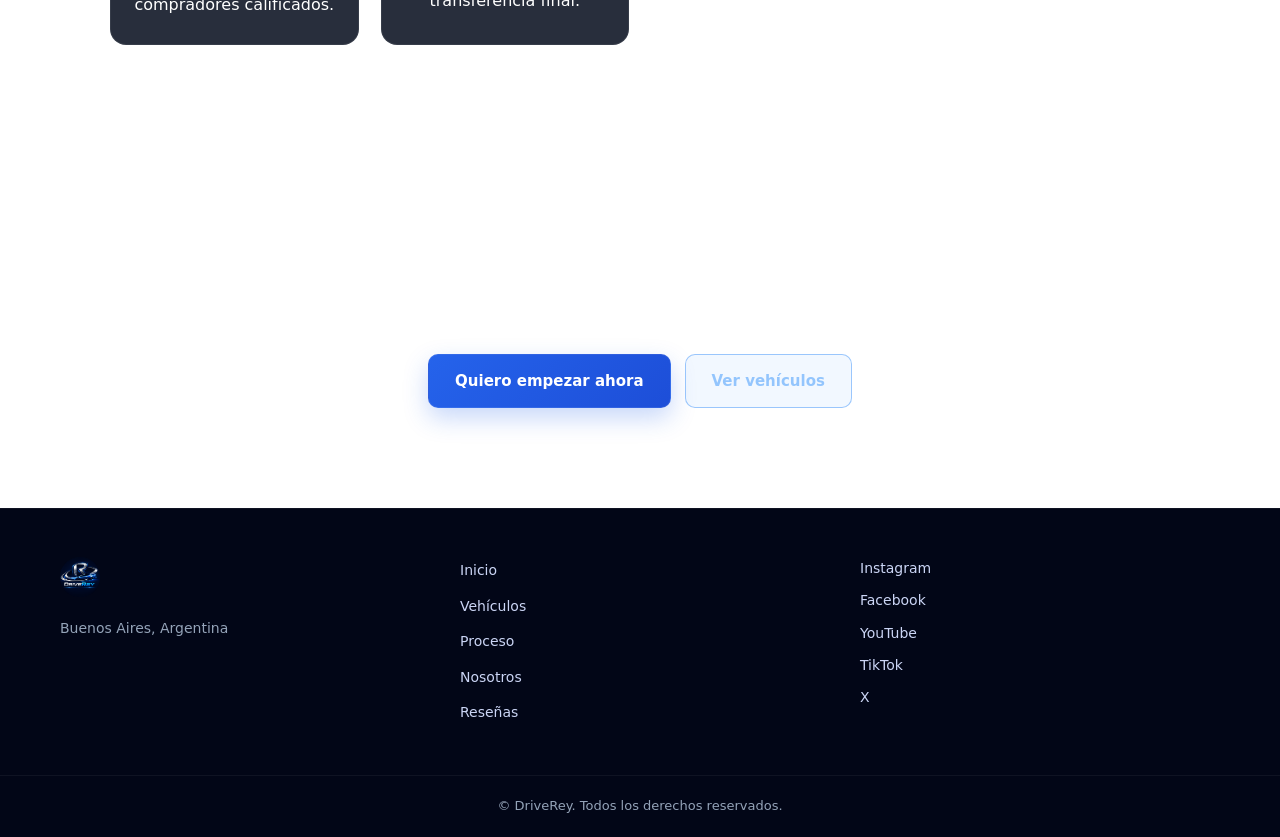
<file: proceso.html>
<!DOCTYPE html>
<html lang="es">

<head>
  <meta charset="UTF-8" />
  <meta name="viewport" content="width=device-width, initial-scale=1.0" />

  <title>Proceso | DriveRey</title>

  <meta name="description" content="Conocé cómo funciona el proceso de venta de DriveRey. Sistema profesional de intermediación de vehículos en Buenos Aires." />

  <link rel="icon" href="assets/icons/favicon.ico" />

  <!-- BASE -->
  <link rel="stylesheet" href="css/base.css" />
  <link rel="stylesheet" href="css/navbar.css" />
  <link rel="stylesheet" href="css/footer.css" />

  <!-- PAGE -->
  <link rel="stylesheet" href="css/proceso.css" />
</head>

<body class="proceso-page" data-wa="proceso">

  <!-- NAVBAR -->
  <div id="navbar-root"></div>

  <main>

    <!-- HERO -->
    <section class="proceso-hero">
      <div class="proceso-hero-content">
        <h1>Un sistema, no una simple publicación</h1>
        <p>
          En DriveRey gestionamos el proceso completo de venta para maximizar resultados reales,
          no visitas innecesarias.
        </p>

        <div class="hero-cta">
          <a class="boton js-proceso-whatsapp">Quiero empezar ahora</a>
          <a class="btn-secondary" href="vehiculos.html">Ver vehículos</a>
        </div>
      </div>
    </section>

    <!-- BENEFICIOS -->
    <section class="proceso-benefits">

      <h2>Por qué nuestro sistema funciona</h2>

      <div class="benefits-grid">

        <div class="benefit-card">
          <h3>Sin curiosos</h3>
          <p>Filtramos cada consulta para evitar pérdidas de tiempo.</p>
        </div>

        <div class="benefit-card">
          <h3>Contactos reales</h3>
          <p>Solo llegan compradores con intención real de compra.</p>
        </div>

        <div class="benefit-card">
          <h3>Optimización del precio</h3>
          <p>Analizamos el mercado para posicionar tu vehículo correctamente.</p>
        </div>

        <div class="benefit-card">
          <h3>Gestión completa</h3>
          <p>Publicación, consultas, negociación y cierre.</p>
        </div>

      </div>

    </section>

    <!-- PROCESO -->
    <section class="proceso-steps">

      <h2>Cómo trabajamos paso a paso</h2>

      <div class="steps">

        <div class="step">
          <span>1</span>
          <h3>Evaluación inicial</h3>
          <p>Analizamos tu vehículo, estado y valor real de mercado.</p>
        </div>

        <div class="step">
          <span>2</span>
          <h3>Estrategia de precio</h3>
          <p>Definimos un valor competitivo para maximizar consultas reales.</p>
        </div>

        <div class="step">
          <span>3</span>
          <h3>Publicación profesional</h3>
          <p>Publicamos en múltiples canales con presentación optimizada.</p>
        </div>

        <div class="step">
          <span>4</span>
          <h3>Filtrado de interesados</h3>
          <p>Respondemos y filtramos cada consulta por intención real.</p>
        </div>

        <div class="step">
          <span>5</span>
          <h3>Coordinación de visitas</h3>
          <p>Solo coordinamos con compradores calificados.</p>
        </div>

        <div class="step">
          <span>6</span>
          <h3>Cierre seguro</h3>
          <p>Gestionamos la operación hasta la transferencia final.</p>
        </div>

      </div>

    </section>

    <!-- CTA FINAL -->
    <section class="proceso-cta">

      <h2>Listo para vender sin perder tiempo</h2>
      <p>Empezá hoy mismo con una evaluación profesional sin compromiso.</p>

      <div class="cta-buttons">
        <a class="boton js-proceso-whatsapp">Quiero empezar ahora</a>
        <a class="btn-secondary" href="vehiculos.html">Ver vehículos</a>
      </div>

    </section>

  </main>

  <!-- FOOTER -->
  <div id="footer-root"></div>

  <!-- SCRIPTS (ESTO ES LO QUE TE FALTABA) -->
  <script src="js/core.js"></script>
  <script src="js/navbar.js"></script>
  <script src="js/footer.js"></script>
  <script src="js/proceso.js"></script>

  <a
  class="whatsapp-float js-whatsapp-float"
  aria-label="Contactar por WhatsApp"
>
  <svg viewBox="0 0 32 32" aria-hidden="true">
    <path fill="currentColor" d="M19.11 17.53c-.28-.14-1.64-.81-1.9-.9-.26-.09-.45-.14-.64.14-.19.28-.73.9-.89 1.09-.16.19-.33.21-.61.07-.28-.14-1.18-.43-2.25-1.37-.83-.74-1.39-1.65-1.55-1.93-.16-.28-.02-.43.12-.57.12-.12.28-.33.42-.49.14-.16.19-.28.28-.46.09-.19.05-.35-.02-.49-.07-.14-.64-1.54-.88-2.12-.23-.56-.47-.48-.64-.49h-.55c-.19 0-.49.07-.75.35-.26.28-1 1-1 2.44 0 1.44 1.03 2.83 1.17 3.02.14.19 2.02 3.09 4.91 4.33.69.3 1.23.48 1.65.61.69.22 1.32.19 1.82.12.56-.08 1.64-.67 1.87-1.32.23-.65.23-1.2.16-1.32-.07-.12-.26-.19-.54-.33z"/>
    <path fill="currentColor" d="M16 3C9.37 3 4 8.13 4 14.5c0 2.6.9 5.01 2.43 6.95L5 29l7.8-1.98c1.67.45 3.43.7 5.2.7 6.63 0 12-5.13 12-11.5S22.63 3 16 3zm0 21.5c-1.6 0-3.15-.27-4.6-.78l-.33-.1-4.63 1.18 1.23-4.36-.22-.36A8.9 8.9 0 0 1 7 14.5C7 9.81 11.03 6 16 6s9 3.81 9 8.5-4.03 8.5-9 8.5z"/>
  </svg>
</a>

</body>
</html>
</file>
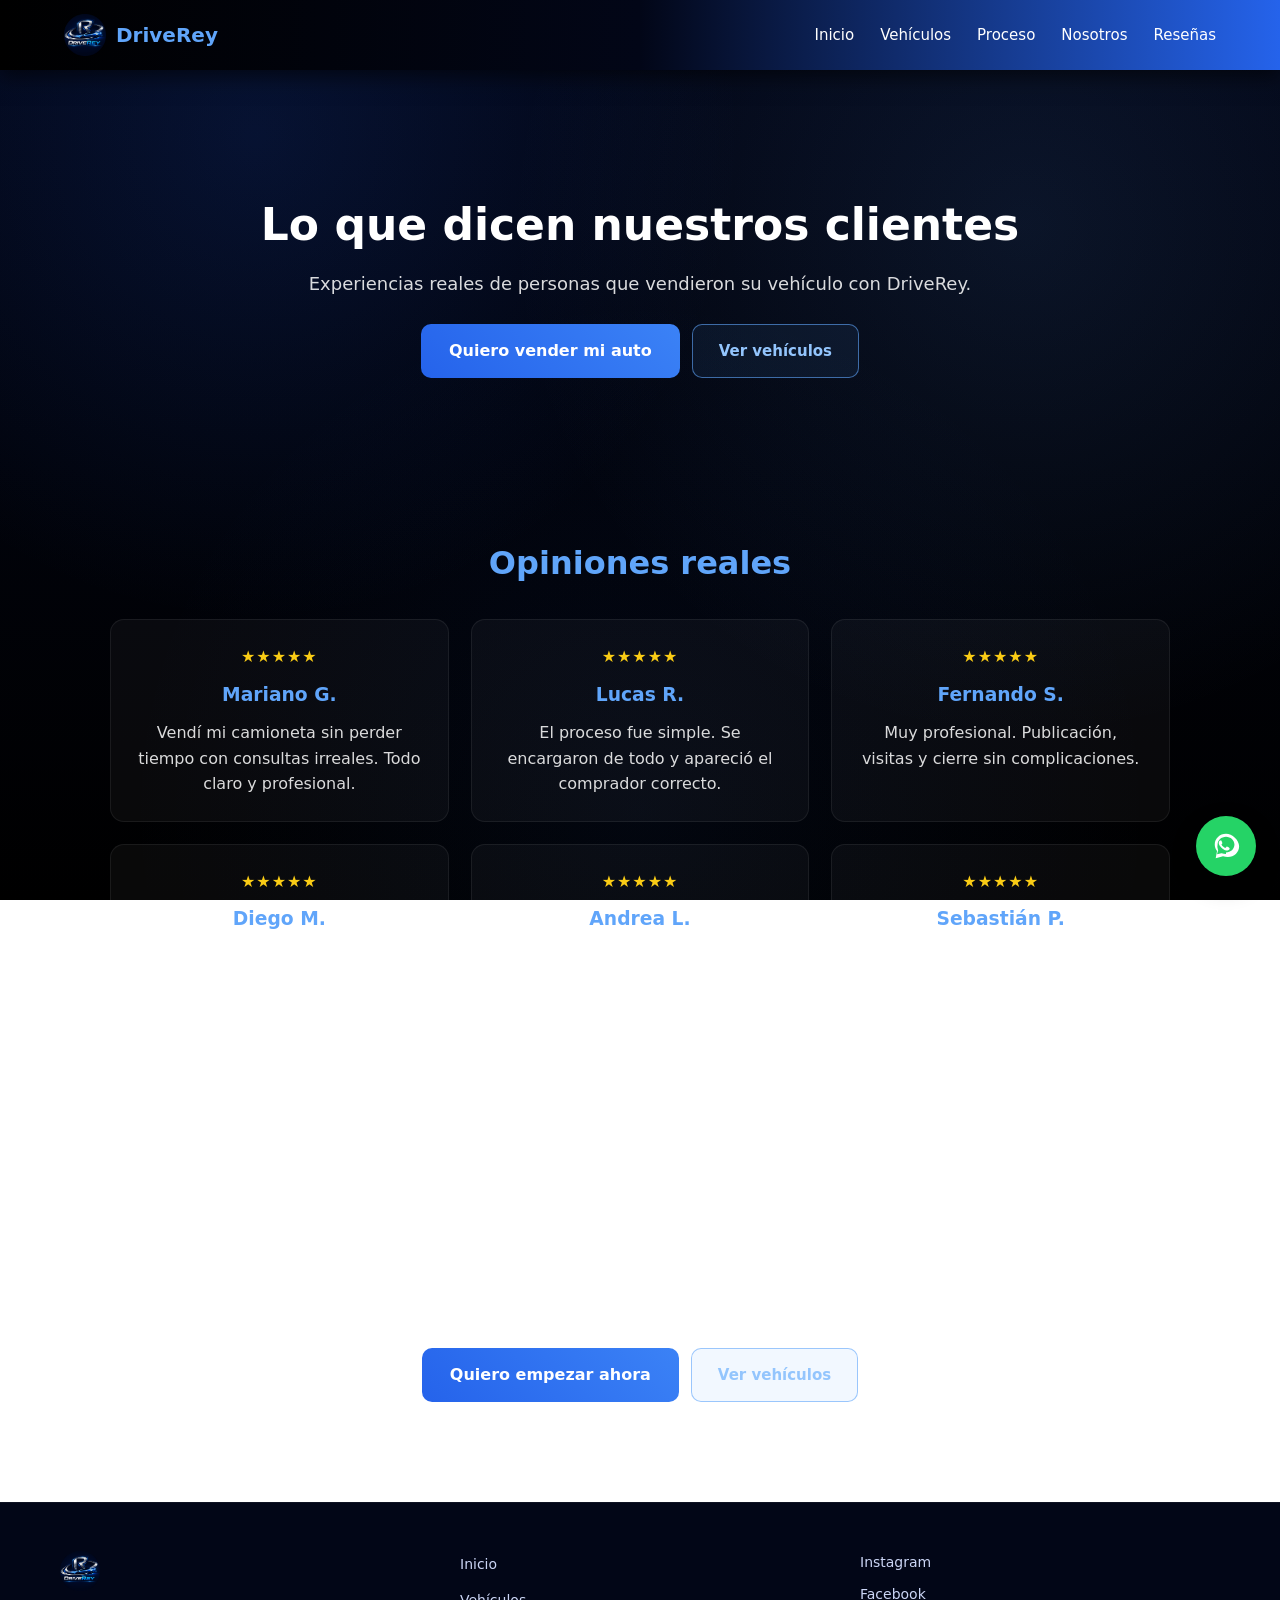
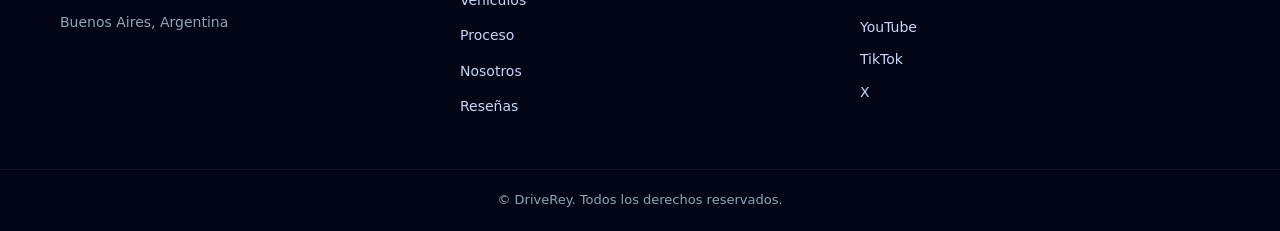
<file: reseñas.html>
<!DOCTYPE html>
<html lang="es">

<head>
  <meta charset="UTF-8" />
  <meta name="viewport" content="width=device-width, initial-scale=1.0" />

  <title>Reseñas | DriveRey</title>

  <meta name="description" content="Opiniones reales de clientes que vendieron su vehículo con DriveRey. Experiencias verificadas y procesos transparentes." />

  <link rel="icon" href="assets/icons/favicon.ico" />

  <!-- BASE -->
  <link rel="stylesheet" href="css/base.css" />
  <link rel="stylesheet" href="css/navbar.css" />
  <link rel="stylesheet" href="css/footer.css" />

  <!-- PAGE -->
  <link rel="stylesheet" href="css/reseñas.css" />
</head>

<body class="reseñas-page" data-wa="resenas">

  <!-- NAVBAR -->
  <div id="navbar-root"></div>

  <main>

    <!-- HERO -->
    <section class="reseñas-hero">
      <div class="hero-content">
        <h1>Lo que dicen nuestros clientes</h1>
        <p>Experiencias reales de personas que vendieron su vehículo con DriveRey.</p>

        <div class="hero-cta">
          <a class="btn-primary js-whatsapp">Quiero vender mi auto</a>
          <a class="btn-secondary" href="vehiculos.html">Ver vehículos</a>
        </div>
      </div>
    </section>

    <!-- REVIEWS -->
    <section class="reseñas-section">

      <h2>Opiniones reales</h2>

      <div class="reviews-grid">

        <div class="review-card">
          <div class="stars">★★★★★</div>
          <h3>Mariano G.</h3>
          <p>Vendí mi camioneta sin perder tiempo con consultas irreales. Todo claro y profesional.</p>
        </div>

        <div class="review-card">
          <div class="stars">★★★★★</div>
          <h3>Lucas R.</h3>
          <p>El proceso fue simple. Se encargaron de todo y apareció el comprador correcto.</p>
        </div>

        <div class="review-card">
          <div class="stars">★★★★★</div>
          <h3>Fernando S.</h3>
          <p>Muy profesional. Publicación, visitas y cierre sin complicaciones.</p>
        </div>

        <div class="review-card">
          <div class="stars">★★★★★</div>
          <h3>Diego M.</h3>
          <p>Transparencia total desde el primer día. Siempre informado del proceso.</p>
        </div>

        <div class="review-card">
          <div class="stars">★★★★★</div>
          <h3>Andrea L.</h3>
          <p>Vendí sin atender mensajes ni perder tiempo. Muy recomendable.</p>
        </div>

        <div class="review-card">
          <div class="stars">★★★★★</div>
          <h3>Sebastián P.</h3>
          <p>Filtran compradores reales, eso hace toda la diferencia.</p>
        </div>

      </div>

    </section>

    <!-- CTA FINAL -->
    <section class="reseñas-cta">
      <h2>¿Querés vivir la misma experiencia?</h2>
      <p>Coordiná una evaluación sin compromiso.</p>

      <div class="cta-buttons">
        <a class="btn-primary js-whatsapp">Quiero empezar ahora</a>
        <a class="btn-secondary" href="vehiculos.html">Ver vehículos</a>
      </div>
    </section>

  </main>

  <!-- FOOTER -->
  <div id="footer-root"></div>

  <!-- SCRIPTS -->
  <script src="js/core.js"></script>
  <script src="js/navbar.js"></script>
  <script src="js/footer.js"></script>
  <script src="js/reseñas.js"></script>

  <a
  class="whatsapp-float js-whatsapp-float"
  aria-label="Contactar por WhatsApp"
>
  <svg viewBox="0 0 32 32" aria-hidden="true">
    <path fill="currentColor" d="M19.11 17.53c-.28-.14-1.64-.81-1.9-.9-.26-.09-.45-.14-.64.14-.19.28-.73.9-.89 1.09-.16.19-.33.21-.61.07-.28-.14-1.18-.43-2.25-1.37-.83-.74-1.39-1.65-1.55-1.93-.16-.28-.02-.43.12-.57.12-.12.28-.33.42-.49.14-.16.19-.28.28-.46.09-.19.05-.35-.02-.49-.07-.14-.64-1.54-.88-2.12-.23-.56-.47-.48-.64-.49h-.55c-.19 0-.49.07-.75.35-.26.28-1 1-1 2.44 0 1.44 1.03 2.83 1.17 3.02.14.19 2.02 3.09 4.91 4.33.69.3 1.23.48 1.65.61.69.22 1.32.19 1.82.12.56-.08 1.64-.67 1.87-1.32.23-.65.23-1.2.16-1.32-.07-.12-.26-.19-.54-.33z"/>
    <path fill="currentColor" d="M16 3C9.37 3 4 8.13 4 14.5c0 2.6.9 5.01 2.43 6.95L5 29l7.8-1.98c1.67.45 3.43.7 5.2.7 6.63 0 12-5.13 12-11.5S22.63 3 16 3zm0 21.5c-1.6 0-3.15-.27-4.6-.78l-.33-.1-4.63 1.18 1.23-4.36-.22-.36A8.9 8.9 0 0 1 7 14.5C7 9.81 11.03 6 16 6s9 3.81 9 8.5-4.03 8.5-9 8.5z"/>
  </svg>
</a>

</body>
</html>
</file>
<file: css/base.css>
/* =====================
RESET & BASE
===================== */

* {
  margin: 0;
  padding: 0;
  box-sizing: border-box;
}

body {
  font-family: "Inter", system-ui, -apple-system, BlinkMacSystemFont, sans-serif;
  background: #020617;
  color: #ffffff;
  line-height: 1.6;
}



a {
  text-decoration: none;
  color: inherit;
}

/* =====================
BOTONES BASE
===================== */

button {
  font-family: inherit;
  border: none;
  cursor: pointer;
}

/* PRIMARY */
.btn-primary {
  display: inline-flex;
  align-items: center;
  justify-content: center;

  background: linear-gradient(45deg, #2563eb, #3b82f6);
  color: #fff;

  padding: 14px 28px;
  font-size: 16px;
  font-weight: 600;

  border-radius: 10px;
  transition: all 0.25s ease;

  cursor: pointer;
}

.btn-primary:hover {
  transform: translateY(-2px);
  box-shadow: 0 10px 30px rgba(37, 99, 235, 0.5);
}

.btn-primary:active {
  transform: scale(0.98);
}

/* SECONDARY (PRO) */
.btn-secondary {
  display: inline-flex;
  align-items: center;
  justify-content: center;

  padding: 14px 26px;
  font-size: 15px;
  font-weight: 600;

  border-radius: 10px;

  background: rgba(96, 165, 250, 0.08);
  border: 1px solid rgba(96, 165, 250, 0.6);
  color: #93c5fd;

  transition: all 0.25s ease;
  cursor: pointer;
}

.btn-secondary:hover {
  background: rgba(96, 165, 250, 0.15);
  transform: translateY(-2px);
  border-color: #60a5fa;
  color: #ffffff;
}

.btn-secondary:active {
  transform: scale(0.98);
}

/* =====================
WHATSAPP FLOAT BUTTON (GLOBAL BASE)
===================== */

.whatsapp-float {
  position: fixed;
  bottom: 24px;
  right: 24px;

  width: 60px;
  height: 60px;

  background: #25d366;
  border-radius: 50%;

  display: flex;
  align-items: center;
  justify-content: center;

  z-index: 9999;

  box-shadow: 0 10px 25px rgba(0,0,0,0.3);
  transition: transform 0.25s ease, box-shadow 0.25s ease;

  cursor: pointer;
}

.whatsapp-float:hover {
  transform: scale(1.1);
  box-shadow: 0 14px 35px rgba(37, 211, 102, 0.45);
}

.whatsapp-float svg {
  width: 30px;
  height: 30px;
  fill: white;
}
</file>
<file: css/navbar.css>
.navbar {
  position: sticky;
  top: 0;
  z-index: 2000;

  background: linear-gradient(90deg, #000, #020617, #2563eb);
  box-shadow: 0 6px 20px rgba(0,0,0,0.6);
}

.navbar-container {
  max-width: 1200px;
  margin: auto;

  display: flex;
  align-items: center;
  justify-content: space-between;

  padding: 14px 24px;
}

.navbar-logo {
  display: flex;
  align-items: center;
  gap: 10px;

  font-size: 20px;
  font-weight: 700;
  color: #60a5fa;
}

.navbar-logo img {
  width: 42px;
  height: 42px;
}

.navbar-menu {
  display: flex;
  list-style: none;
  gap: 26px;
}

.navbar-menu a {
  color: white;
  font-size: 15px;
  position: relative;
}

.navbar-menu a:hover {
  color: #60a5fa;
}

.navbar-menu a::after {
  content: "";
  position: absolute;
  left: 0;
  bottom: -6px;

  width: 0%;
  height: 2px;

  background: #60a5fa;
  transition: 0.3s;
}

.navbar-menu a:hover::after {
  width: 100%;
}

/* MOBILE */
.navbar-toggle {
  display: none;
  font-size: 28px;
  background: none;
  color: white;
}

@media (max-width: 768px) {
  .navbar-toggle {
    display: block;
  }

  .navbar-menu {
    position: absolute;
    top: 70px;
    left: 0;
    width: 100%;

    flex-direction: column;
    align-items: center;

    background: #020617;
    display: none;
    padding: 20px 0;
  }

  .navbar-menu.active {
    display: flex;
  }
}
</file>
<file: css/footer.css>
/* =====================
   FOOTER
===================== */

.site-footer {
  background: #020617;
  border-top: 1px solid rgba(255, 255, 255, 0.05);
  padding-top: 48px;
  color: #cbd5f5;
}

.footer-container {
  max-width: 1200px;
  margin: 0 auto;
  padding: 0 20px 40px;
  display: grid;
  grid-template-columns: repeat(3, 1fr);
  gap: 40px;
}

.footer-brand img {
  height: 40px;
  margin-bottom: 12px;
}

.footer-city {
  font-size: 14px;
  color: #94a3b8;
}

/* ===== NAV ===== */

.footer-nav ul {
  list-style: none;
  padding: 0;
}

.footer-nav li {
  margin-bottom: 10px;
}

.footer-nav a {
  color: #cbd5f5;
  text-decoration: none;
  font-size: 14px;
  transition: color 0.25s ease;
}

.footer-nav a:hover {
  color: #2563eb;
}

/* ===== SOCIAL ===== */

.footer-social {
  display: flex;
  flex-direction: column;
  gap: 10px;
}

.footer-social a {
  color: #cbd5f5;
  font-size: 14px;
  text-decoration: none;
  transition: color 0.25s ease;
}

.footer-social a:hover {
  color: #2563eb;
}

/* ===== BOTTOM ===== */

.footer-bottom {
  border-top: 1px solid rgba(255, 255, 255, 0.05);
  padding: 20px;
  text-align: center;
}

.footer-bottom p {
  font-size: 13px;
  color: #94a3b8;
}

/* ===== RESPONSIVE ===== */

@media (max-width: 900px) {
  .footer-container {
    grid-template-columns: 1fr;
    text-align: center;
  }

  .footer-social {
    align-items: center;
  }
}
</file>
<file: css/nosotros.css>
/* =====================
   PAGE BACKGROUND
===================== */
.nosotros-page{
  color:#ffffff;

  background:
    radial-gradient(circle at 20% 15%, rgba(37,99,235,0.14), transparent 38%),
    radial-gradient(circle at 80% 25%, rgba(96,165,250,0.10), transparent 42%),
    radial-gradient(circle at 50% 90%, rgba(37,99,235,0.06), transparent 50%),
    linear-gradient(180deg, #020617 0%, #000000 100%);

  background-attachment: fixed;
  background-repeat: no-repeat;
}

/* =====================
   HERO
===================== */
.nosotros-hero{
  padding:120px 20px 70px;
  text-align:center;
}

.nosotros-hero h1{
  font-size:44px;
  margin-bottom:10px;
}

.nosotros-hero p{
  max-width:800px;
  margin:auto;
  opacity:.85;
  font-size:18px;
}

/* CTA */
.hero-cta{
  margin-top:25px;
  display:flex;
  justify-content:center;
  gap:12px;
  flex-wrap:wrap;
}

/* =====================
   SECCIONES GENERALES
===================== */
.nosotros-section{
  max-width:1000px;
  margin:auto;
  padding:80px 20px;
  text-align:center;
}

.nosotros-section h2{
  font-size:32px;
  color:#60a5fa;
  margin-bottom:15px;
}

.nosotros-section p{
  opacity:.85;
  line-height:1.7;
  margin-bottom:10px;
}

/* =====================
   BLOQUE DESTACADO
===================== */
.highlight{
  background:rgba(37,99,235,0.06);
  border:1px solid rgba(96,165,250,0.2);
  border-radius:16px;
}

/* =====================
   VALUES
===================== */
.nosotros-values{
  padding:80px 20px;
  text-align:center;
}

.nosotros-values h2{
  font-size:32px;
  margin-bottom:30px;
}

.values-grid{
  display:grid;
  grid-template-columns:repeat(auto-fit,minmax(220px,1fr));
  gap:20px;
  max-width:1100px;
  margin:auto;
}

.value-card{
  background:rgba(255,255,255,0.035);
  border:1px solid rgba(255,255,255,0.06);
  padding:24px;
  border-radius:14px;
  transition:.3s ease;
}

.value-card:hover{
  transform:translateY(-6px);
  border-color:#2563eb;
}

.value-card h3{
  color:#60a5fa;
  margin-bottom:6px;
}

/* =====================
   DIFERENCIA
===================== */
.nosotros-diferencia{
  padding:90px 20px;
  text-align:center;
}

.diferencia-box{
  max-width:900px;
  margin:auto;
  background:rgba(17,24,39,0.85);
  border:1px solid rgba(255,255,255,0.08);
  border-radius:18px;
  padding:36px;
}

.diferencia-box p{
  opacity:.88;
  line-height:1.7;
  margin-bottom:12px;
}

.diferencia-box ul{
  list-style:none;
  margin:20px 0;
  padding:0;
}

.diferencia-box li{
  margin:8px 0;
  opacity:.95;
}

/* =====================
   CTA FINAL
===================== */
.nosotros-cta{
  text-align:center;
  padding:100px 20px;
}

.nosotros-cta h2{
  font-size:34px;
  margin-bottom:10px;
}

.nosotros-cta p{
  opacity:.85;
  margin-bottom:22px;
}

.cta-buttons{
  display:flex;
  justify-content:center;
  gap:12px;
  flex-wrap:wrap;
}
</file>
<file: css/proceso.css>
/* =========================
   PROCESO PAGE – GLOBAL
========================= */

.proceso-page {
  color: #ffffff;

  /* fondo premium global */
  background:
    radial-gradient(circle at 18% 14%, rgba(37, 99, 235, 0.14), transparent 40%),
    radial-gradient(circle at 82% 28%, rgba(96, 165, 250, 0.10), transparent 45%),
    radial-gradient(circle at 50% 92%, rgba(37, 99, 235, 0.06), transparent 50%),
    linear-gradient(180deg, #020617 0%, #000000 100%);

  background-attachment: fixed;
  background-repeat: no-repeat;
}

/* =========================
   HERO
========================= */

.proceso-hero {
  padding: 120px 20px 70px;
  text-align: center;
}

.proceso-hero h1 {
  font-size: 44px;
  margin-bottom: 12px;
}

.proceso-hero p {
  font-size: 18px;
  opacity: 0.85;
  max-width: 800px;
  margin: 0 auto;
}

/* =========================
   CTA
========================= */

.hero-cta,
.cta-buttons {
  margin-top: 26px;
  display: flex;
  justify-content: center;
  gap: 14px;
  flex-wrap: wrap;
}

/* =========================
   BENEFITS
========================= */

.proceso-benefits {
  padding: 90px 20px;
  max-width: 1100px;
  margin: auto;
  text-align: center;
}

.proceso-benefits h2 {
  font-size: 34px;
  margin-bottom: 36px;
  color: #60a5fa;
}

.benefits-grid {
  display: grid;
  grid-template-columns: repeat(auto-fit, minmax(220px, 1fr));
  gap: 22px;
}

.benefit-card {
  background: rgba(255,255,255,0.04);
  border: 1px solid rgba(255,255,255,0.07);
  border-radius: 16px;
  padding: 26px 22px;
  transition: 0.3s ease;
}

.benefit-card:hover {
  transform: translateY(-6px);
  border-color: #2563eb;
}

/* =========================
   STEPS
========================= */

.proceso-steps {
  padding: 90px 20px;
  max-width: 1100px;
  margin: auto;
  text-align: center;
}

.proceso-steps h2 {
  font-size: 34px;
  margin-bottom: 36px;
}

.steps {
  display: grid;
  grid-template-columns: repeat(auto-fit, minmax(240px, 1fr));
  gap: 22px;
}

.step {
  background: rgba(17,24,39,0.9);
  border: 1px solid rgba(255,255,255,0.07);
  border-radius: 16px;
  padding: 26px 22px;
  transition: 0.3s ease;
}

.step:hover {
  transform: translateY(-6px);
  border-color: #2563eb;
}

.step span {
  display: block;
  font-size: 30px;
  font-weight: 800;
  color: #60a5fa;
  margin-bottom: 12px;
}

/* =========================
   CTA FINAL
========================= */

.proceso-cta {
  text-align: center;
  padding: 100px 20px;
}

.proceso-cta h2 {
  font-size: 36px;
  margin-bottom: 10px;
}

.proceso-cta p {
  opacity: 0.85;
  margin-bottom: 22px;
}

/* =========================
   BOTÓN (PROCESO)
========================= */

.proceso-page .boton {
  display: inline-flex;
  align-items: center;
  justify-content: center;

  padding: 14px 26px;
  border-radius: 10px;

  background: linear-gradient(135deg, #2563eb, #1d4ed8);
  color: #ffffff;

  font-weight: 600;
  font-size: 15px;

  border: 1px solid rgba(255,255,255,0.08);
  cursor: pointer;

  transition: all 0.25s ease;
  box-shadow: 0 10px 25px rgba(37, 99, 235, 0.25);
}

.proceso-page .boton:hover {
  transform: translateY(-2px);
  box-shadow: 0 15px 35px rgba(37, 99, 235, 0.35);
}

.proceso-page .boton:active {
  transform: scale(0.98);
}

/* =========================
   RESPONSIVE
========================= */

@media (max-width: 768px) {
  .proceso-hero h1 {
    font-size: 34px;
  }

  .proceso-cta h2 {
    font-size: 30px;
  }
}
</file>
<file: css/reseñas.css>
/* =====================
   PAGE BACKGROUND
===================== */
.reseñas-page{
  color:#ffffff;

  background:
    radial-gradient(circle at 20% 15%, rgba(37,99,235,0.14), transparent 38%),
    radial-gradient(circle at 80% 25%, rgba(96,165,250,0.10), transparent 42%),
    radial-gradient(circle at 50% 90%, rgba(37,99,235,0.06), transparent 50%),
    linear-gradient(180deg, #020617 0%, #000000 100%);

  background-attachment: fixed;
  background-repeat: no-repeat;
}

/* =====================
   HERO
===================== */
.reseñas-hero{
  padding:120px 20px 70px;
  text-align:center;
}

.reseñas-hero h1{
  font-size:44px;
  margin-bottom:10px;
}

.reseñas-hero p{
  max-width:800px;
  margin:auto;
  opacity:.85;
  font-size:18px;
}

/* CTA */
.hero-cta{
  margin-top:25px;
  display:flex;
  justify-content:center;
  gap:12px;
  flex-wrap:wrap;
}

/* =====================
   SECTION
===================== */
.reseñas-section{
  padding:90px 20px;
  max-width:1100px;
  margin:auto;
  text-align:center;
}

.reseñas-section h2{
  font-size:32px;
  color:#60a5fa;
  margin-bottom:30px;
}

/* =====================
   GRID
===================== */
.reviews-grid{
  display:grid;
  grid-template-columns:repeat(auto-fit,minmax(250px,1fr));
  gap:22px;
}

/* =====================
   CARD
===================== */
.review-card{
  background:rgba(255,255,255,0.035);
  border:1px solid rgba(255,255,255,0.07);
  padding:24px;
  border-radius:14px;
  transition:.3s ease;
}

.review-card:hover{
  transform:translateY(-6px);
  border-color:#2563eb;
}

.review-card h3{
  color:#60a5fa;
  margin:10px 0;
}

.review-card p{
  opacity:.85;
  line-height:1.6;
}

/* STARS */
.stars{
  color:#facc15;
  font-size:16px;
  letter-spacing:1px;
}

/* =====================
   CTA FINAL
===================== */
.reseñas-cta{
  padding:100px 20px;
  text-align:center;
}

.reseñas-cta h2{
  font-size:34px;
  margin-bottom:10px;
}

.reseñas-cta p{
  opacity:.85;
  margin-bottom:22px;
}

.cta-buttons{
  display:flex;
  justify-content:center;
  gap:12px;
  flex-wrap:wrap;
}
</file>
